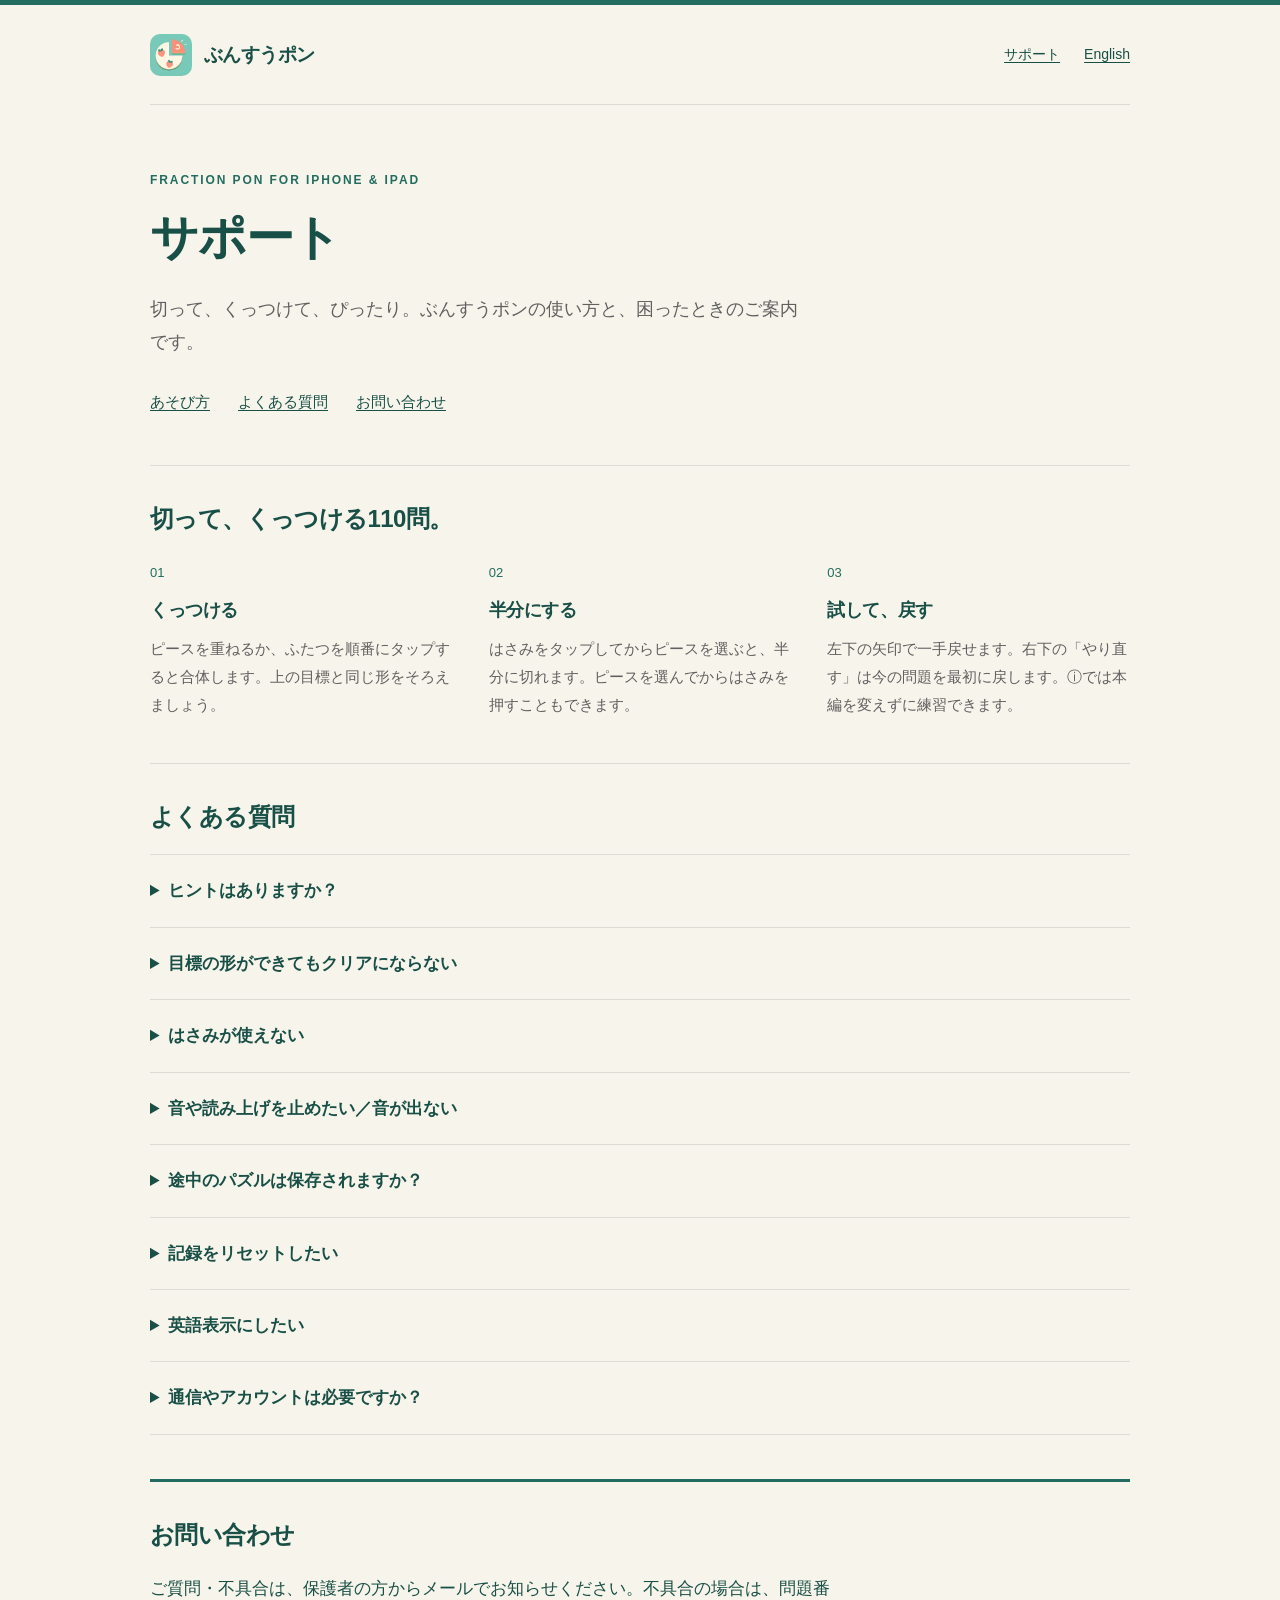
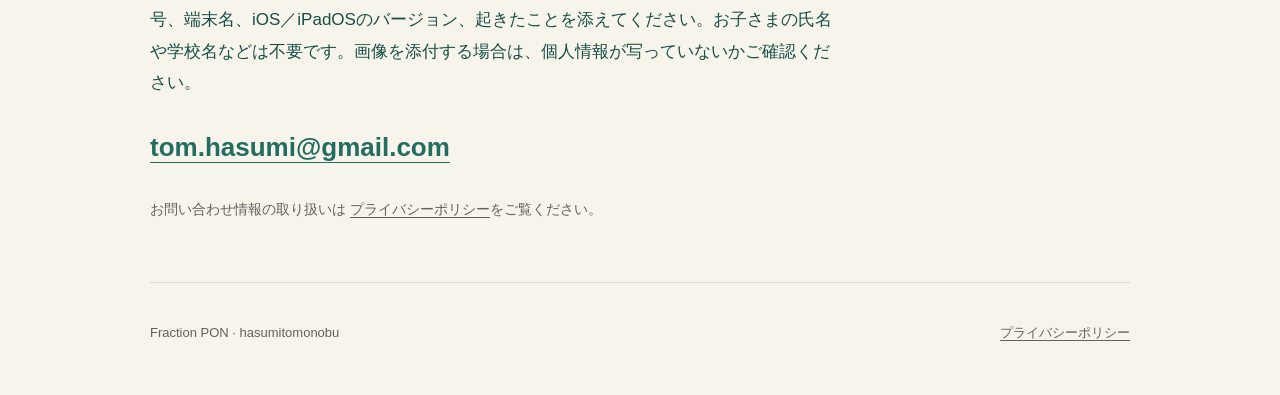
<file: bunsupon/index.html>
<!doctype html>
<html lang="ja">
<head>
  <meta charset="utf-8">
  <meta name="viewport" content="width=device-width, initial-scale=1">
  <meta name="theme-color" content="#f7f4eb">
  <title>サポート — ぶんすうポン</title>
  <meta name="description" content="ぶんすうポン / サポート">
  <link rel="canonical" href="https://hasumitomonobu.github.io/bunsupon/">
  <link rel="alternate" hreflang="ja" href="https://hasumitomonobu.github.io/bunsupon/">
  <link rel="alternate" hreflang="en" href="https://hasumitomonobu.github.io/bunsupon/en/">
  <link rel="icon" type="image/png" href="/bunsupon/icon.png">
  <link rel="apple-touch-icon" href="/bunsupon/icon.png">
  <link rel="stylesheet" href="/bunsupon/site.css">
</head>
<body>
  <a class="skip" href="#main">本文へ</a>
  <header class="site-header shell">
    <a class="brand" href="/bunsupon/"><img src="/bunsupon/icon.png" width="42" height="42" alt="">ぶんすうポン</a>
    <nav aria-label="ページと表示言語"><a href="/bunsupon/">サポート</a><a href="/bunsupon/en/" lang="en" hreflang="en">English</a></nav>
  </header>
  <main class="shell" id="main">
<div class="hero"><p class="eyebrow">Fraction PON for iPhone &amp; iPad</p><h1>サポート</h1><p class="lede">切って、くっつけて、ぴったり。ぶんすうポンの使い方と、困ったときのご案内です。</p><div class="quick-links"><a href="#start">あそび方</a><a href="#faq">よくある質問</a><a href="#contact">お問い合わせ</a></div></div>
<section class="block" id="start"><h2>切って、くっつける110問。</h2><ol class="steps"><li><span class="step-number" aria-hidden="true">01</span><h3>くっつける</h3><p>ピースを重ねるか、ふたつを順番にタップすると合体します。上の目標と同じ形をそろえましょう。</p></li><li><span class="step-number" aria-hidden="true">02</span><h3>半分にする</h3><p>はさみをタップしてからピースを選ぶと、半分に切れます。ピースを選んでからはさみを押すこともできます。</p></li><li><span class="step-number" aria-hidden="true">03</span><h3>試して、戻す</h3><p>左下の矢印で一手戻せます。右下の「やり直す」は今の問題を最初に戻します。ⓘでは本編を変えずに練習できます。</p></li></ol></section>
<section class="block" id="faq"><h2>よくある質問</h2><details><summary>ヒントはありますか？</summary><p>1〜90問には、下部の電球から一手ヒントを出せます。次に使うピースが光ります。もう一度押すと閉じ、一手動かすと消えます。91〜110問にはヒントはありません。</p></details><details><summary>目標の形ができてもクリアにならない</summary><p>複数の目標がある場合は、すべてを同時にそろえます。同じ形の目標がふたつなら、別々にふたつ必要です。余りを残してよいかはⓘで確認できます。</p></details><details><summary>はさみが使えない</summary><p>最初の7問でははさみを使いません。ピースが6つある場合は先に合体して場所を空けます。小さすぎるピースや正確に二等分できないピースは切れません。</p></details><details><summary>音や読み上げを止めたい／音が出ない</summary><p>「メニュー」で読み上げ・音楽・効果音と振動を個別に切り替えられます。ゲーム中の「よみあげ」と音の設定ボタンも使えます。オンにした音は消音モードでも再生されます。音が出ない場合は端末のメディア音量と出力先を確認してください。</p></details><details><summary>途中のパズルは保存されますか？</summary><p>操作後に端末内へ自動保存されます。ホームの「つづきから」で再開できます。独自の端末間同期はありません。</p></details><details><summary>記録をリセットしたい</summary><p>「メニュー」→「進み具合をリセット」で確認すると、クリア記録、途中のパズル、操作履歴、分割の記録が消えます。言語や音の設定は残ります。</p></details><details><summary>英語表示にしたい</summary><p>「メニュー」→「ことば / Language」でEnglishを選びます。</p></details><details><summary>通信やアカウントは必要ですか？</summary><p>ゲームとヒントはオフラインで使えます。アカウント、広告、アプリ内課金はありません。Webページの閲覧や問い合わせメールには通信が必要です。</p></details></section>
<section class="block contact" id="contact"><h2>お問い合わせ</h2><p>ご質問・不具合は、保護者の方からメールでお知らせください。不具合の場合は、問題番号、端末名、iOS／iPadOSのバージョン、起きたことを添えてください。お子さまの氏名や学校名などは不要です。画像を添付する場合は、個人情報が写っていないかご確認ください。</p><p><a class="email" href="mailto:tom.hasumi@gmail.com?subject=Fraction%20PON%20support">tom.hasumi@gmail.com</a></p><p class="small">お問い合わせ情報の取り扱いは <a href="/privacy/bunsupon/">プライバシーポリシー</a>をご覧ください。</p></section>
  </main>
  <footer class="site-footer shell"><p>Fraction PON · hasumitomonobu</p><a href="/privacy/bunsupon/">プライバシーポリシー</a></footer>
</body>
</html>
</file>
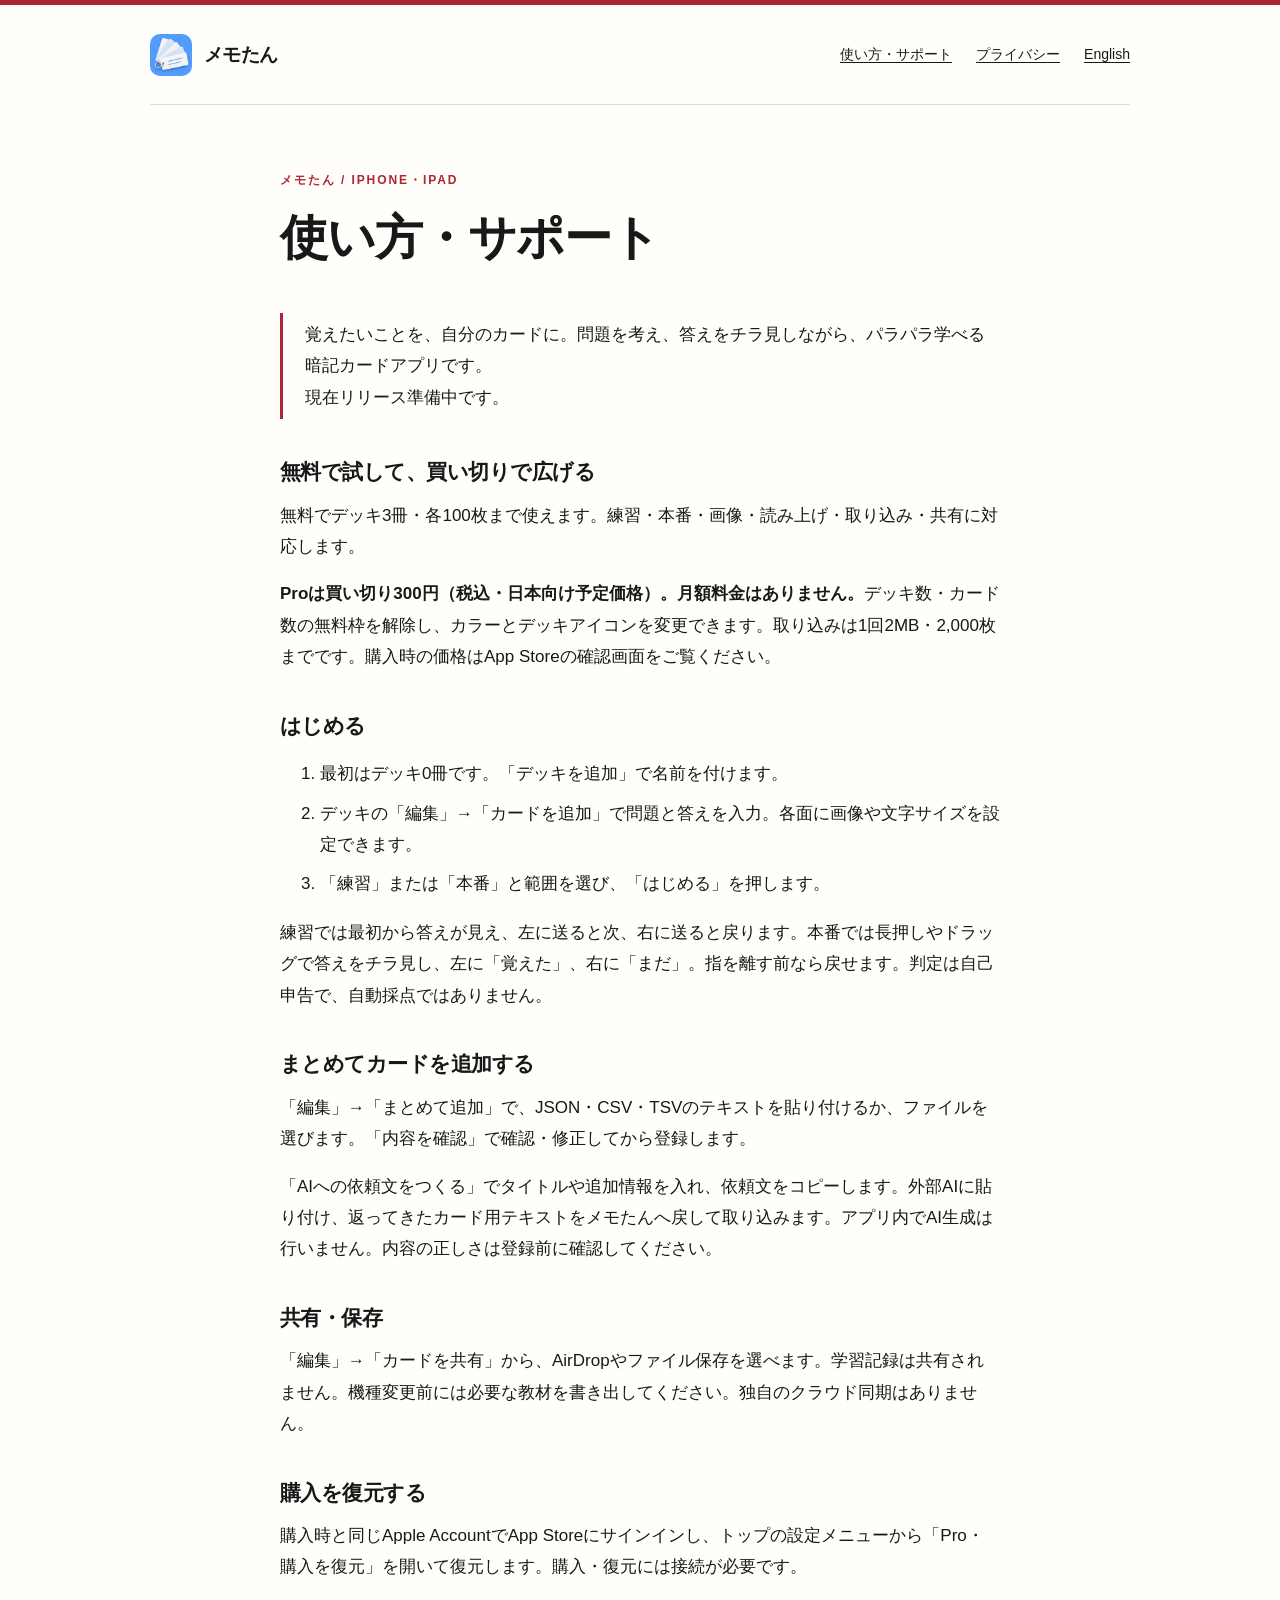
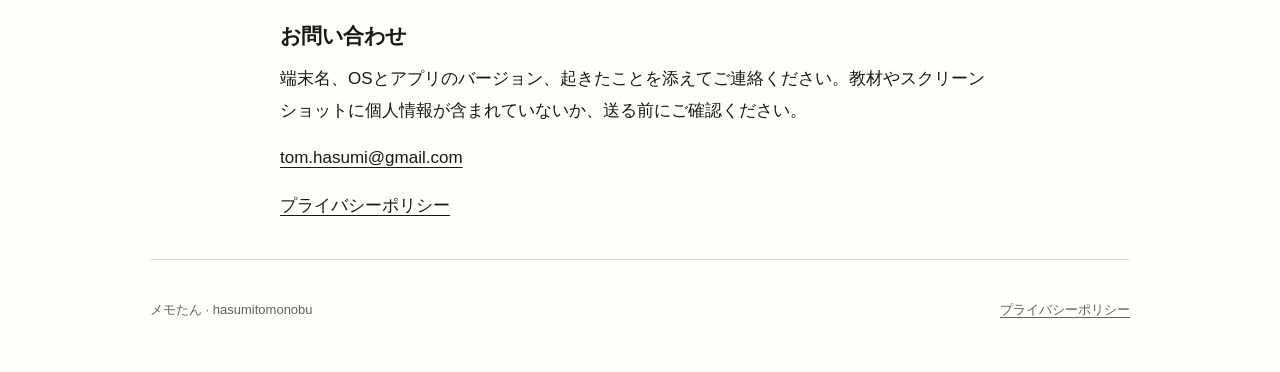
<file: memotan/index.html>
<!doctype html><html lang="ja"><head><meta charset="utf-8"><meta name="viewport" content="width=device-width,initial-scale=1"><title>使い方・サポート — メモたん</title><link rel="canonical" href="https://hasumitomonobu.github.io/memotan/"><link rel="icon" href="/memotan/icon.png"><link rel="stylesheet" href="/memotan/site.css"></head><body><a class="skip" href="#main">本文へ</a><header class="site-header shell"><a class="brand" href="/memotan/"><img src="/memotan/icon.png" width="42" height="42" alt="">メモたん</a><nav><a href="/memotan/">使い方・サポート</a><a href="/privacy/memotan/">プライバシー</a><a href="/memotan/en/" lang="en">English</a></nav></header><main class="shell policy" id="main"><div class="hero"><p class="eyebrow">メモたん / iPhone・iPad</p><h1>使い方・サポート</h1></div><div class="summary"><p>覚えたいことを、自分のカードに。問題を考え、答えをチラ見しながら、パラパラ学べる暗記カードアプリです。</p><p>現在リリース準備中です。</p></div>
<section><h2>無料で試して、買い切りで広げる</h2><p>無料でデッキ3冊・各100枚まで使えます。練習・本番・画像・読み上げ・取り込み・共有に対応します。</p><p><strong>Proは買い切り300円（税込・日本向け予定価格）。月額料金はありません。</strong>デッキ数・カード数の無料枠を解除し、カラーとデッキアイコンを変更できます。取り込みは1回2MB・2,000枚までです。購入時の価格はApp Storeの確認画面をご覧ください。</p></section>
<section><h2>はじめる</h2><ol><li>最初はデッキ0冊です。「デッキを追加」で名前を付けます。</li><li>デッキの「編集」→「カードを追加」で問題と答えを入力。各面に画像や文字サイズを設定できます。</li><li>「練習」または「本番」と範囲を選び、「はじめる」を押します。</li></ol><p>練習では最初から答えが見え、左に送ると次、右に送ると戻ります。本番では長押しやドラッグで答えをチラ見し、左に「覚えた」、右に「まだ」。指を離す前なら戻せます。判定は自己申告で、自動採点ではありません。</p></section>
<section><h2>まとめてカードを追加する</h2><p>「編集」→「まとめて追加」で、JSON・CSV・TSVのテキストを貼り付けるか、ファイルを選びます。「内容を確認」で確認・修正してから登録します。</p><p>「AIへの依頼文をつくる」でタイトルや追加情報を入れ、依頼文をコピーします。外部AIに貼り付け、返ってきたカード用テキストをメモたんへ戻して取り込みます。アプリ内でAI生成は行いません。内容の正しさは登録前に確認してください。</p></section>
<section><h2>共有・保存</h2><p>「編集」→「カードを共有」から、AirDropやファイル保存を選べます。学習記録は共有されません。機種変更前には必要な教材を書き出してください。独自のクラウド同期はありません。</p></section>
<section><h2>購入を復元する</h2><p>購入時と同じApple AccountでApp Storeにサインインし、トップの設定メニューから「Pro・購入を復元」を開いて復元します。購入・復元には接続が必要です。</p></section>
<section><h2>お問い合わせ</h2><p>端末名、OSとアプリのバージョン、起きたことを添えてご連絡ください。教材やスクリーンショットに個人情報が含まれていないか、送る前にご確認ください。</p><p><a href="mailto:tom.hasumi@gmail.com?subject=Memotan%20support">tom.hasumi@gmail.com</a></p><p><a href="/privacy/memotan/">プライバシーポリシー</a></p></section></main><footer class="site-footer shell"><p>メモたん · hasumitomonobu</p><a href="/privacy/memotan/">プライバシーポリシー</a></footer></body></html>
</file>
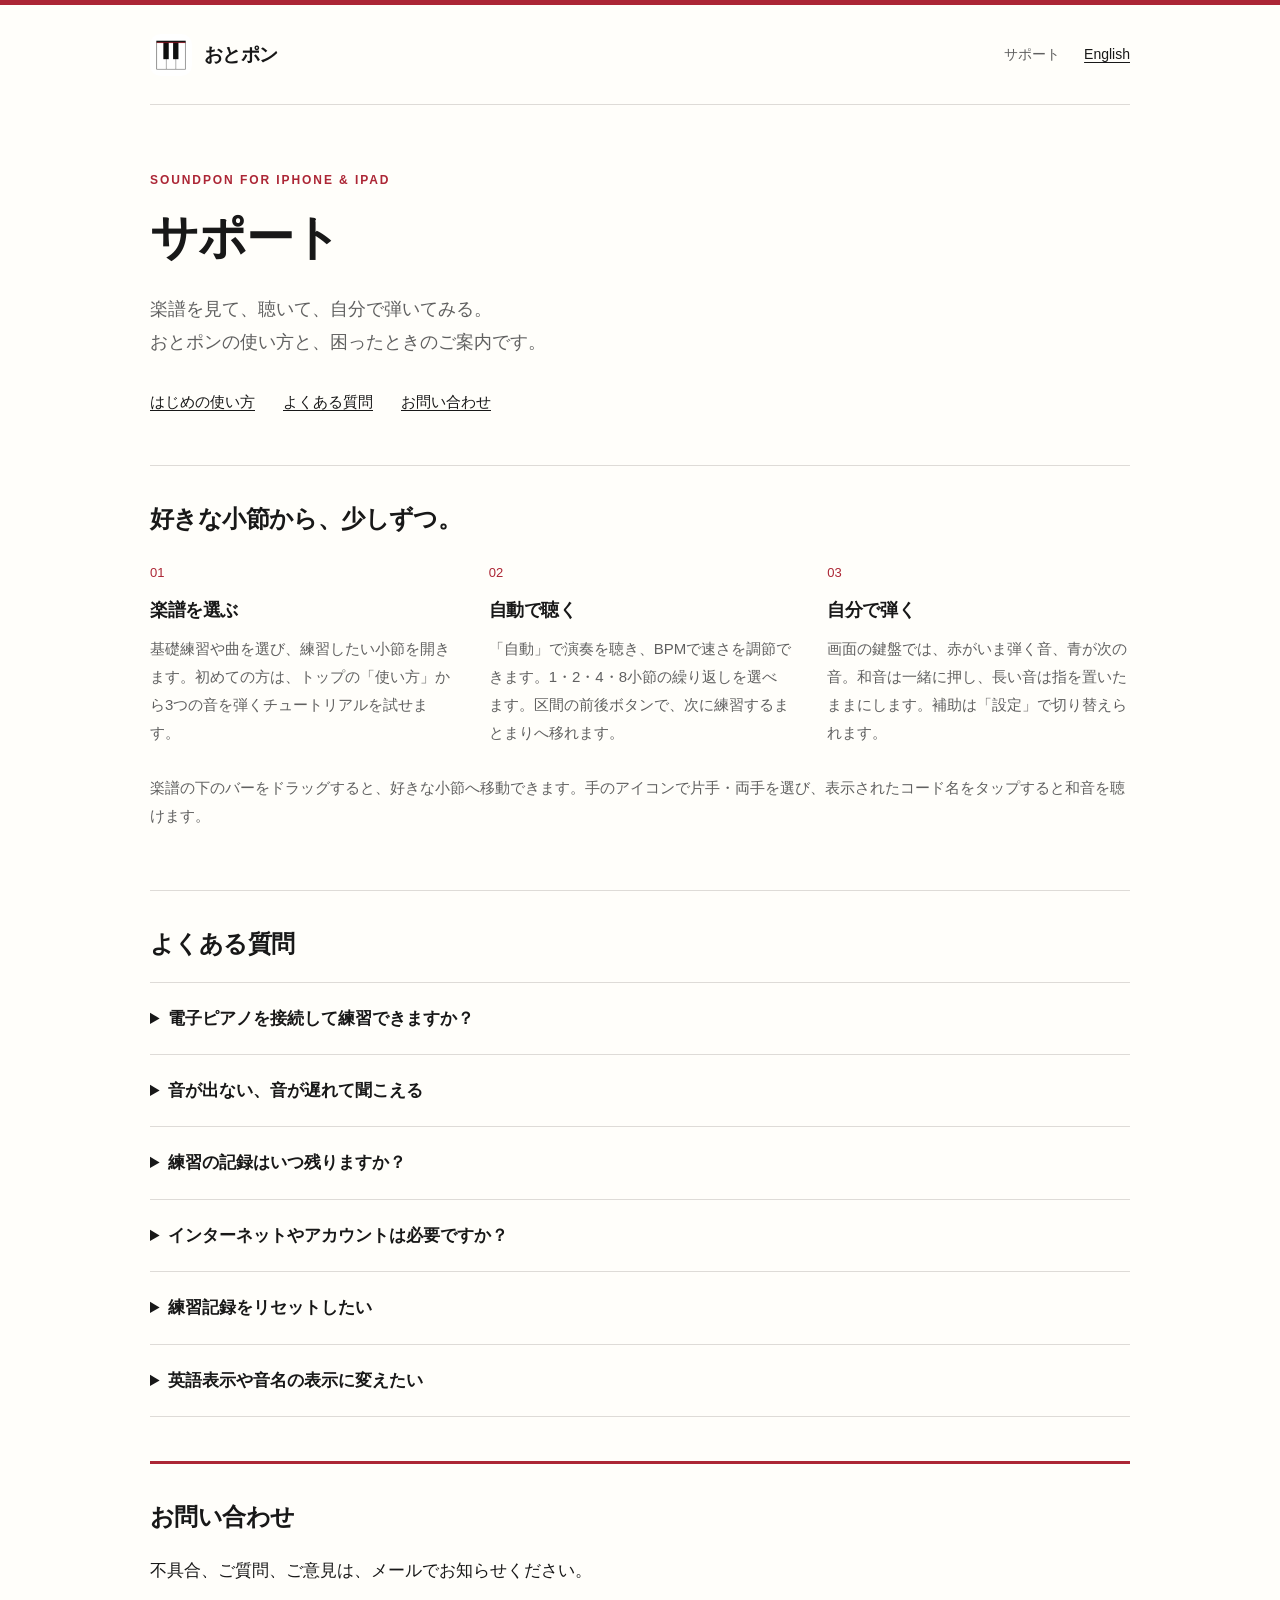
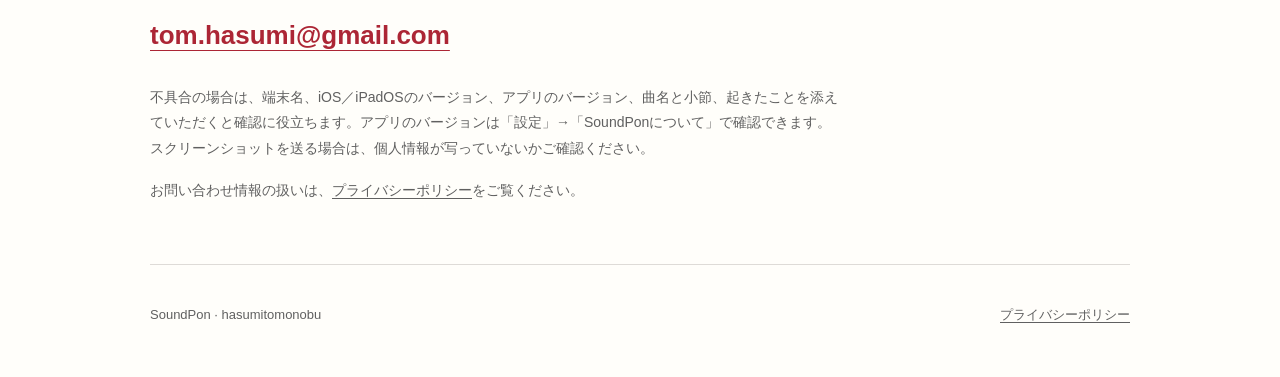
<file: soundpon/index.html>
<!doctype html>
<html lang="ja">
<head>
  <meta charset="utf-8">
  <meta name="viewport" content="width=device-width, initial-scale=1">
  <meta name="theme-color" content="#fffefa">
  <title>サポート — おとポン（SoundPon）</title>
  <meta name="description" content="おとポンの使い方、よくある質問、お問い合わせ先。iPhone・iPadで楽譜を見ながらピアノを練習できます。">
  <link rel="canonical" href="https://hasumitomonobu.github.io/soundpon/">
  <link rel="alternate" hreflang="ja" href="https://hasumitomonobu.github.io/soundpon/">
  <link rel="alternate" hreflang="en" href="https://hasumitomonobu.github.io/soundpon/en/">
  <link rel="icon" type="image/png" href="/soundpon/icon.png">
  <link rel="apple-touch-icon" href="/soundpon/icon.png">
  <link rel="stylesheet" href="/soundpon/site.css">
</head>
<body>
  <a class="skip" href="#main">本文へ</a>
  <header class="site-header shell">
    <a class="brand" href="/soundpon/"><img src="/soundpon/icon.png" width="42" height="42" alt="">おとポン</a>
    <nav aria-label="ページと表示言語"><span aria-current="page">サポート</span><a href="/soundpon/en/" lang="en" hreflang="en">English</a></nav>
  </header>
  <main class="shell" id="main">
<div class="hero">
  <p class="eyebrow">SoundPon for iPhone &amp; iPad</p>
  <h1>サポート</h1>
  <p class="lede">楽譜を見て、聴いて、自分で弾いてみる。<br>おとポンの使い方と、困ったときのご案内です。</p>
  <div class="quick-links"><a href="#start">はじめの使い方</a><a href="#faq">よくある質問</a><a href="#contact">お問い合わせ</a></div>
</div>
<section class="block" id="start" aria-labelledby="start-title">
  <h2 id="start-title">好きな小節から、少しずつ。</h2>
  <ol class="steps">
    <li><span class="step-number" aria-hidden="true">01</span><h3>楽譜を選ぶ</h3><p>基礎練習や曲を選び、練習したい小節を開きます。初めての方は、トップの「使い方」から3つの音を弾くチュートリアルを試せます。</p></li>
    <li><span class="step-number" aria-hidden="true">02</span><h3>自動で聴く</h3><p>「自動」で演奏を聴き、BPMで速さを調節できます。1・2・4・8小節の繰り返しを選べます。区間の前後ボタンで、次に練習するまとまりへ移れます。</p></li>
    <li><span class="step-number" aria-hidden="true">03</span><h3>自分で弾く</h3><p>画面の鍵盤では、赤がいま弾く音、青が次の音。和音は一緒に押し、長い音は指を置いたままにします。補助は「設定」で切り替えられます。</p></li>
  </ol>
  <p class="help-note">楽譜の下のバーをドラッグすると、好きな小節へ移動できます。手のアイコンで片手・両手を選び、表示されたコード名をタップすると和音を聴けます。</p>
</section>
<section class="block" id="faq" aria-labelledby="faq-title">
  <h2 id="faq-title">よくある質問</h2>
  <details><summary>電子ピアノを接続して練習できますか？</summary><p>対応するUSB MIDI機器を接続し、設定の「演奏する鍵盤」で「MIDI鍵盤」を選ぶと、手動演奏の入力に合わせて楽譜が進みます。</p><p>iOS/iPadOSに対応した機器とデータ通信できるケーブルが必要です。端末によって変換アダプタや機器への給電も必要です。すべての機器や接続構成での動作は確認していません。購入前に、機器メーカーのiPhone/iPad接続条件をご確認ください。Bluetooth MIDIの接続設定には対応していません。</p><p>「接続済み・入力待ち」のままの場合は、機器の選択、MIDI送信設定、ケーブル、給電を確認してください。「入力確認済み」は、その接続で鍵盤の信号が届いたことを示します。</p><p>画面の鍵盤だけでも練習できます。マイクの音や、テンポ、ペダル、強弱、指使いは採点しません。</p></details>
  <details><summary>音が出ない、音が遅れて聞こえる</summary><p>端末の音量と、音の出力先を確認してください。Bluetooth機器につながっている場合は、本体スピーカーか有線イヤホンを試してください。本アプリは消音モードでも音が出ます。</p></details>
  <details><summary>練習の記録はいつ残りますか？</summary><p>右手、左手、両手のどれでも、小節を手動で最後まで弾くと練習回数が1回増えます。ミスや補助の有無にかかわらず数えます。全体楽譜の小節を長押しすると回数が表示されます。自動演奏を聴くだけの場合や、途中で飛ばした小節は数えません。</p><p>「弾けた小節」の達成率は、曲の全パートをミスなく弾けた小節の割合で、練習回数とは別です。</p></details>
  <details><summary>インターネットやアカウントは必要ですか？</summary><p>練習はオフラインで使えます。アカウント登録、広告、アプリ内課金はありません。サポートや出典などのWebページを開く場合と、メールでのお問い合わせには通信が必要です。</p></details>
  <details><summary>練習記録をリセットしたい</summary><p>トップの歯車アイコンから「設定」を開き、「練習記録」→「記録をはじめからにする」を選びます。確認後に記録がリセットされます。言語や音名などの設定は残ります。</p></details>
  <details><summary>英語表示や音名の表示に変えたい</summary><p>トップの歯車アイコンから「設定」→「ことばと音名」で変更できます。楽譜の音名、コード、鍵盤の色などの補助は、演奏画面の「設定」から個別に切り替えられます。</p></details>
</section>
<section class="block contact" id="contact" aria-labelledby="contact-title">
  <h2 id="contact-title">お問い合わせ</h2>
  <p>不具合、ご質問、ご意見は、メールでお知らせください。</p>
  <p><a class="email" href="mailto:tom.hasumi@gmail.com?subject=SoundPon%20support">tom.hasumi@gmail.com</a></p>
  <p class="small">不具合の場合は、端末名、iOS／iPadOSのバージョン、アプリのバージョン、曲名と小節、起きたことを添えていただくと確認に役立ちます。アプリのバージョンは「設定」→「SoundPonについて」で確認できます。スクリーンショットを送る場合は、個人情報が写っていないかご確認ください。</p>
  <p class="small">お問い合わせ情報の扱いは、<a href="/privacy/soundpon/">プライバシーポリシー</a>をご覧ください。</p>
</section>
  </main>
  <footer class="site-footer shell"><p>SoundPon · hasumitomonobu</p><a href="/privacy/soundpon/">プライバシーポリシー</a></footer>
</body>
</html>
</file>
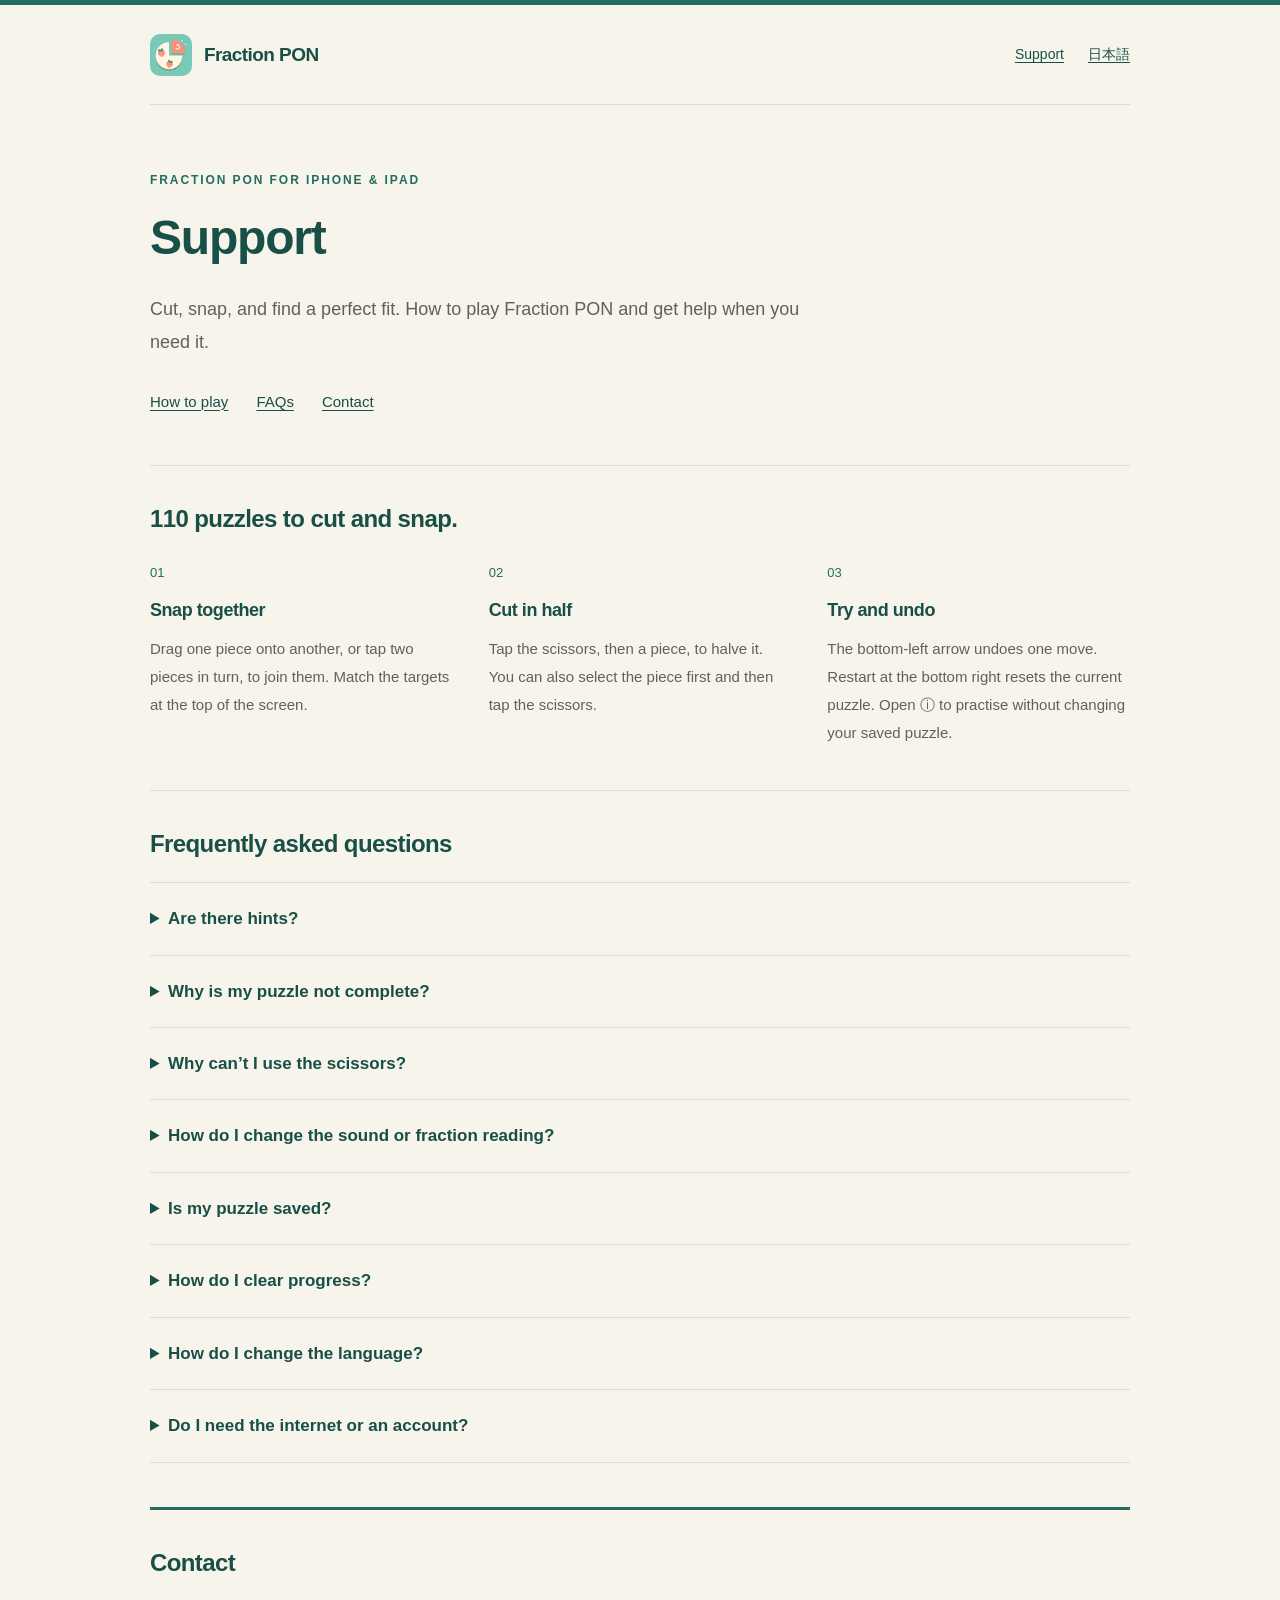
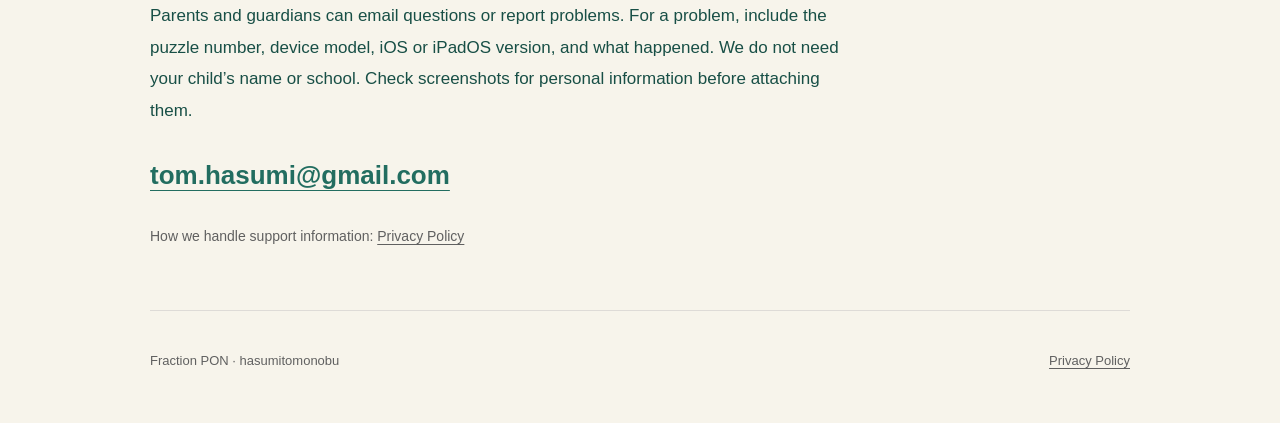
<file: bunsupon/en/index.html>
<!doctype html>
<html lang="en">
<head>
  <meta charset="utf-8">
  <meta name="viewport" content="width=device-width, initial-scale=1">
  <meta name="theme-color" content="#f7f4eb">
  <title>Support — Fraction PON</title>
  <meta name="description" content="Fraction PON / Support">
  <link rel="canonical" href="https://hasumitomonobu.github.io/bunsupon/en/">
  <link rel="alternate" hreflang="ja" href="https://hasumitomonobu.github.io/bunsupon/">
  <link rel="alternate" hreflang="en" href="https://hasumitomonobu.github.io/bunsupon/en/">
  <link rel="icon" type="image/png" href="/bunsupon/icon.png">
  <link rel="apple-touch-icon" href="/bunsupon/icon.png">
  <link rel="stylesheet" href="/bunsupon/site.css">
</head>
<body>
  <a class="skip" href="#main">Skip to content</a>
  <header class="site-header shell">
    <a class="brand" href="/bunsupon/en/"><img src="/bunsupon/icon.png" width="42" height="42" alt="">Fraction PON</a>
    <nav aria-label="Pages and language"><a href="/bunsupon/en/">Support</a><a href="/bunsupon/" lang="ja" hreflang="ja">日本語</a></nav>
  </header>
  <main class="shell" id="main">
<div class="hero"><p class="eyebrow">Fraction PON for iPhone &amp; iPad</p><h1>Support</h1><p class="lede">Cut, snap, and find a perfect fit. How to play Fraction PON and get help when you need it.</p><div class="quick-links"><a href="#start">How to play</a><a href="#faq">FAQs</a><a href="#contact">Contact</a></div></div>
<section class="block" id="start"><h2>110 puzzles to cut and snap.</h2><ol class="steps"><li><span class="step-number" aria-hidden="true">01</span><h3>Snap together</h3><p>Drag one piece onto another, or tap two pieces in turn, to join them. Match the targets at the top of the screen.</p></li><li><span class="step-number" aria-hidden="true">02</span><h3>Cut in half</h3><p>Tap the scissors, then a piece, to halve it. You can also select the piece first and then tap the scissors.</p></li><li><span class="step-number" aria-hidden="true">03</span><h3>Try and undo</h3><p>The bottom-left arrow undoes one move. Restart at the bottom right resets the current puzzle. Open ⓘ to practise without changing your saved puzzle.</p></li></ol></section>
<section class="block" id="faq"><h2>Frequently asked questions</h2><details><summary>Are there hints?</summary><p>Puzzles 1–90 have a lightbulb button for an optional one-move hint. The suggested pieces glow. Tap again to hide the hint, or make a move to clear it. Puzzles 91–110 have no hints.</p></details><details><summary>Why is my puzzle not complete?</summary><p>All targets must be present at the same time. Two identical targets need two separate matching pieces. Open ⓘ to check whether extra pieces can be left unused.</p></details><details><summary>Why can’t I use the scissors?</summary><p>The first seven puzzles use joining only. If there are six pieces, join some to make room before cutting. Pieces that are too small or cannot be halved exactly cannot be cut.</p></details><details><summary>How do I change the sound or fraction reading?</summary><p>Menu has separate controls for fraction reading, music, and sound effects and haptics. Voice and sound controls are also available during play. Enabled sound can play in silent mode. If you hear nothing, check the device’s media volume and audio output.</p></details><details><summary>Is my puzzle saved?</summary><p>Your board is saved on your device after moves. Choose Continue on the home screen to resume. The app has no developer-operated cross-device sync.</p></details><details><summary>How do I clear progress?</summary><p>Open Menu &gt; Reset progress and confirm. This clears completed puzzles, the current board, move history and cut records. Language and audio preferences remain unchanged.</p></details><details><summary>How do I change the language?</summary><p>Open Menu &gt; Language / ことば and choose English or Japanese.</p></details><details><summary>Do I need the internet or an account?</summary><p>The game and hints work offline. There are no accounts, ads or in-app purchases. Viewing websites and sending support email require a connection.</p></details></section>
<section class="block contact" id="contact"><h2>Contact</h2><p>Parents and guardians can email questions or report problems. For a problem, include the puzzle number, device model, iOS or iPadOS version, and what happened. We do not need your child’s name or school. Check screenshots for personal information before attaching them.</p><p><a class="email" href="mailto:tom.hasumi@gmail.com?subject=Fraction%20PON%20support">tom.hasumi@gmail.com</a></p><p class="small">How we handle support information: <a href="/privacy/bunsupon/en/">Privacy Policy</a></p></section>
  </main>
  <footer class="site-footer shell"><p>Fraction PON · hasumitomonobu</p><a href="/privacy/bunsupon/en/">Privacy Policy</a></footer>
</body>
</html>
</file>
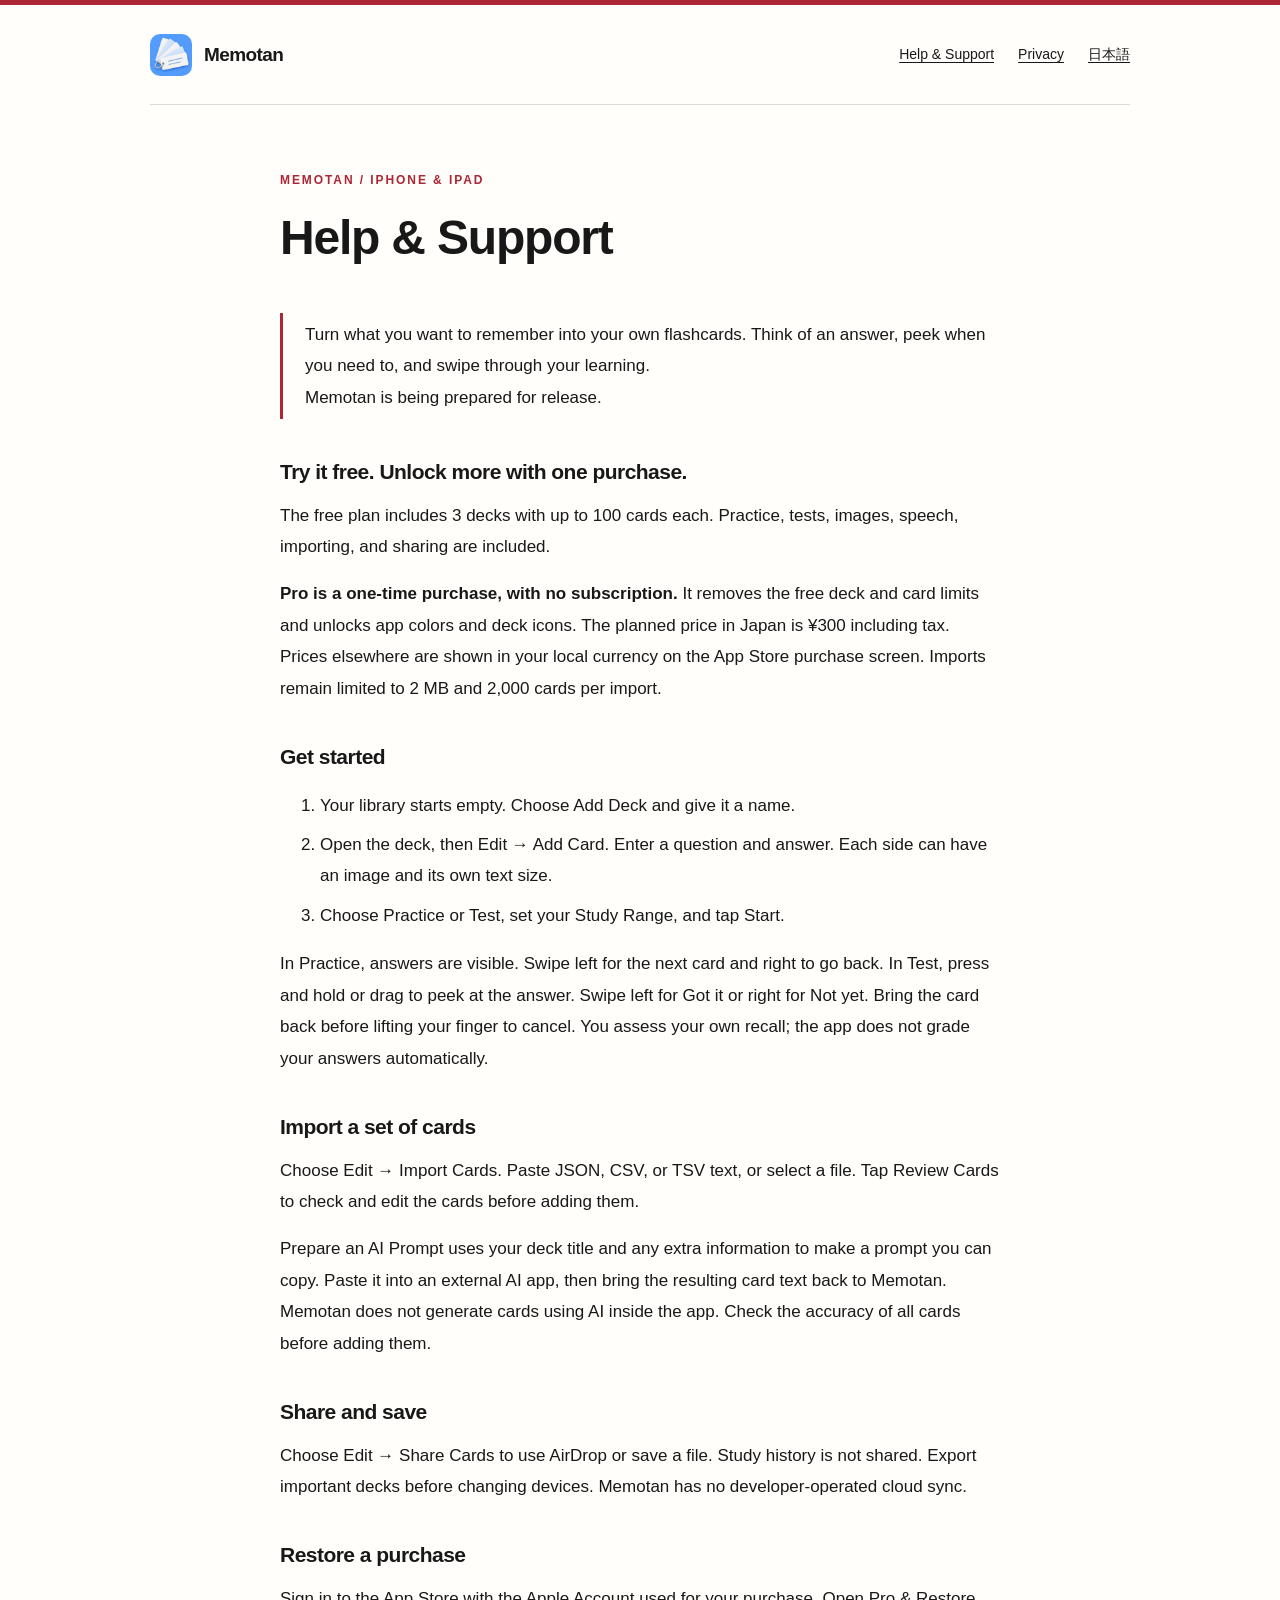
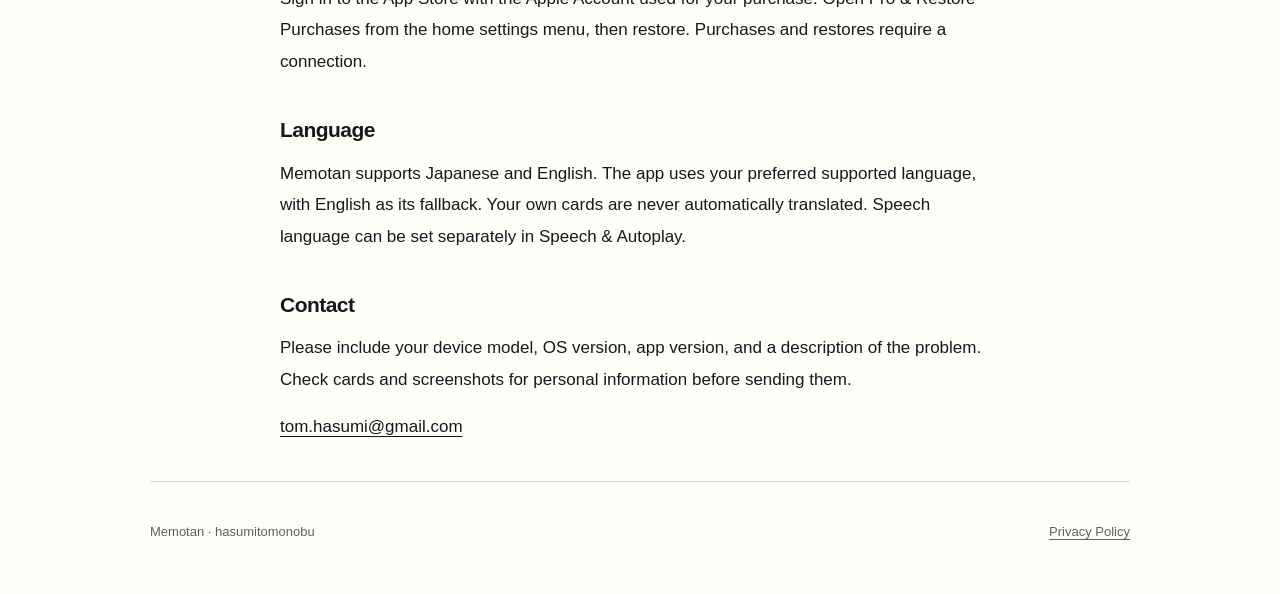
<file: memotan/en/index.html>
<!doctype html><html lang="en"><head><meta charset="utf-8"><meta name="viewport" content="width=device-width,initial-scale=1"><title>Help &amp; Support — Memotan</title><link rel="canonical" href="https://hasumitomonobu.github.io/memotan/en/"><link rel="icon" href="/memotan/icon.png"><link rel="stylesheet" href="/memotan/site.css"></head><body><a class="skip" href="#main">Skip to content</a><header class="site-header shell"><a class="brand" href="/memotan/en/"><img src="/memotan/icon.png" width="42" height="42" alt="">Memotan</a><nav><a href="/memotan/en/">Help &amp; Support</a><a href="/privacy/memotan/en/">Privacy</a><a href="/memotan/" lang="ja">日本語</a></nav></header><main class="shell policy" id="main"><div class="hero"><p class="eyebrow">Memotan / iPhone &amp; iPad</p><h1>Help &amp; Support</h1></div><div class="summary"><p>Turn what you want to remember into your own flashcards. Think of an answer, peek when you need to, and swipe through your learning.</p><p>Memotan is being prepared for release.</p></div>
<section><h2>Try it free. Unlock more with one purchase.</h2><p>The free plan includes 3 decks with up to 100 cards each. Practice, tests, images, speech, importing, and sharing are included.</p><p><strong>Pro is a one-time purchase, with no subscription.</strong> It removes the free deck and card limits and unlocks app colors and deck icons. The planned price in Japan is ¥300 including tax. Prices elsewhere are shown in your local currency on the App Store purchase screen. Imports remain limited to 2 MB and 2,000 cards per import.</p></section>
<section><h2>Get started</h2><ol><li>Your library starts empty. Choose Add Deck and give it a name.</li><li>Open the deck, then Edit → Add Card. Enter a question and answer. Each side can have an image and its own text size.</li><li>Choose Practice or Test, set your Study Range, and tap Start.</li></ol><p>In Practice, answers are visible. Swipe left for the next card and right to go back. In Test, press and hold or drag to peek at the answer. Swipe left for Got it or right for Not yet. Bring the card back before lifting your finger to cancel. You assess your own recall; the app does not grade your answers automatically.</p></section>
<section><h2>Import a set of cards</h2><p>Choose Edit → Import Cards. Paste JSON, CSV, or TSV text, or select a file. Tap Review Cards to check and edit the cards before adding them.</p><p>Prepare an AI Prompt uses your deck title and any extra information to make a prompt you can copy. Paste it into an external AI app, then bring the resulting card text back to Memotan. Memotan does not generate cards using AI inside the app. Check the accuracy of all cards before adding them.</p></section>
<section><h2>Share and save</h2><p>Choose Edit → Share Cards to use AirDrop or save a file. Study history is not shared. Export important decks before changing devices. Memotan has no developer-operated cloud sync.</p></section>
<section><h2>Restore a purchase</h2><p>Sign in to the App Store with the Apple Account used for your purchase. Open Pro &amp; Restore Purchases from the home settings menu, then restore. Purchases and restores require a connection.</p></section>
<section><h2>Language</h2><p>Memotan supports Japanese and English. The app uses your preferred supported language, with English as its fallback. Your own cards are never automatically translated. Speech language can be set separately in Speech &amp; Autoplay.</p></section>
<section><h2>Contact</h2><p>Please include your device model, OS version, app version, and a description of the problem. Check cards and screenshots for personal information before sending them.</p><p><a href="mailto:tom.hasumi@gmail.com?subject=Memotan%20support">tom.hasumi@gmail.com</a></p></section></main><footer class="site-footer shell"><p>Memotan · hasumitomonobu</p><a href="/privacy/memotan/en/">Privacy Policy</a></footer></body></html>
</file>
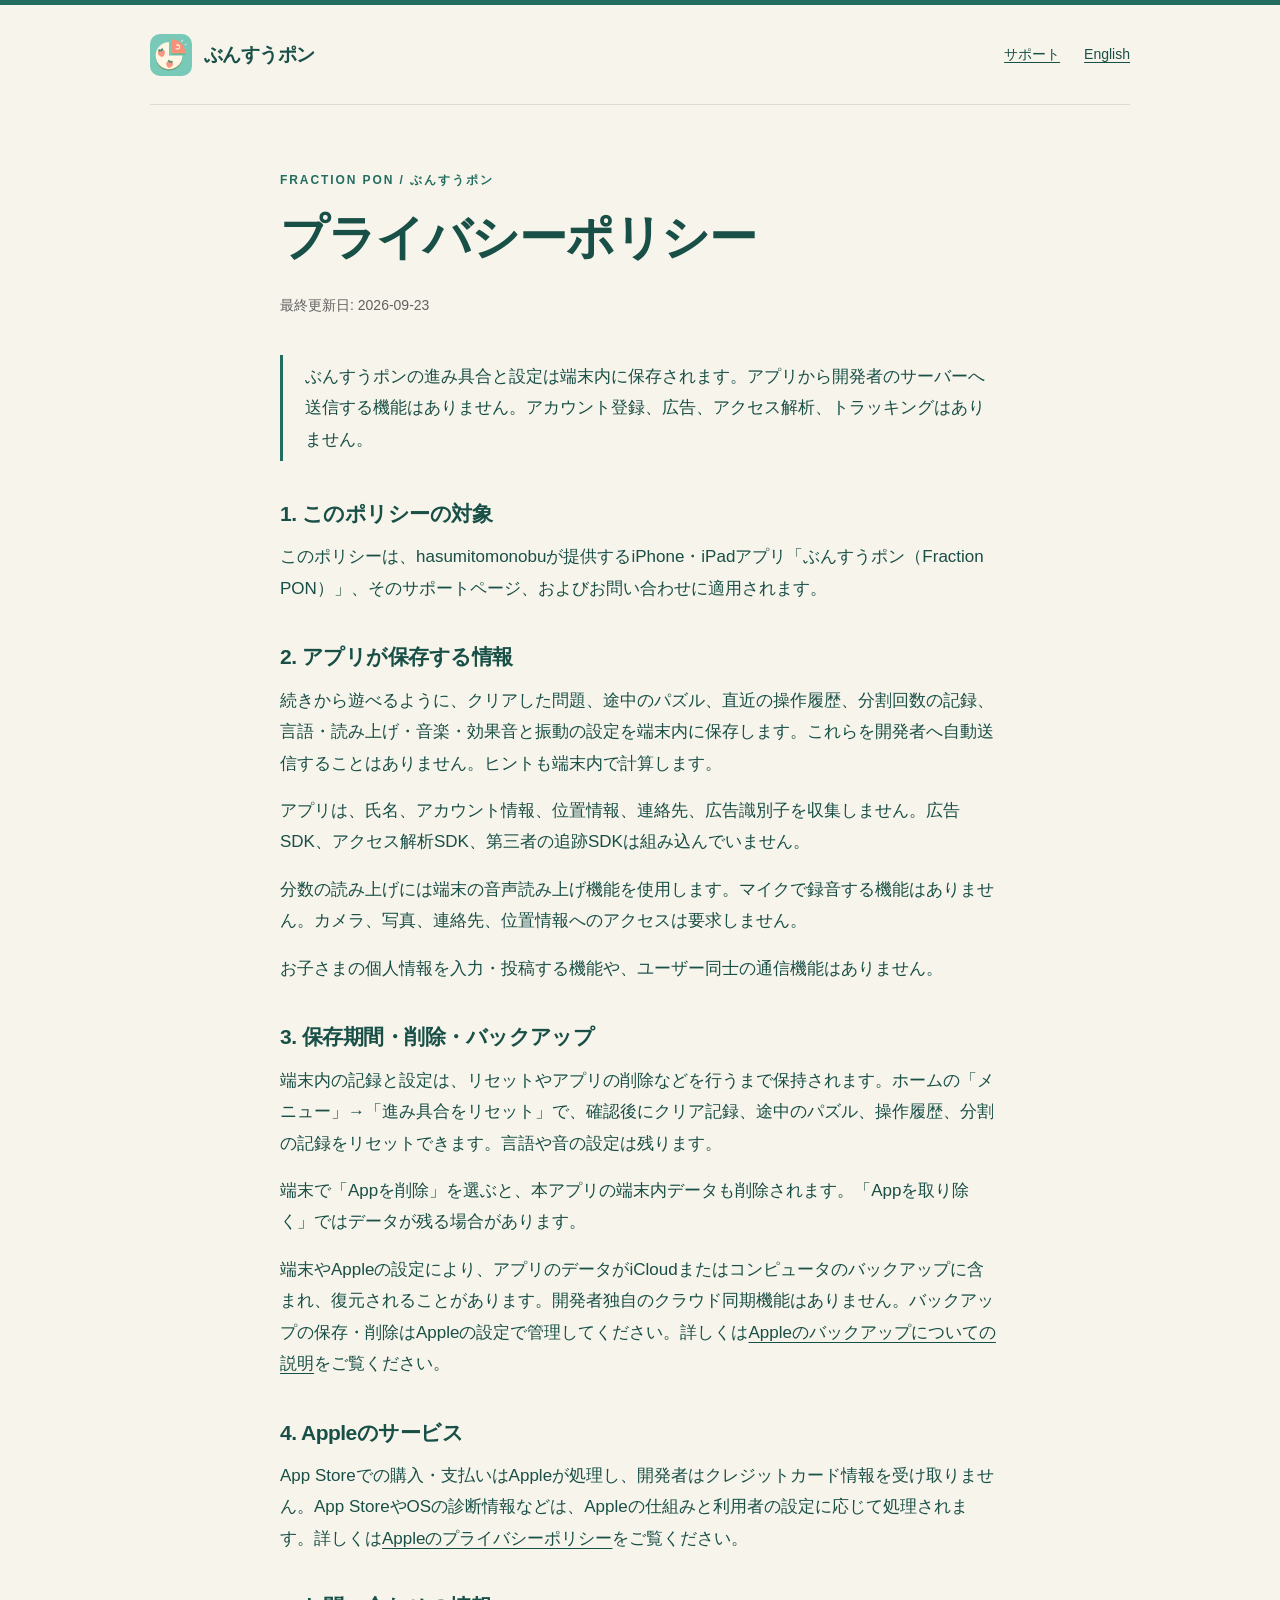
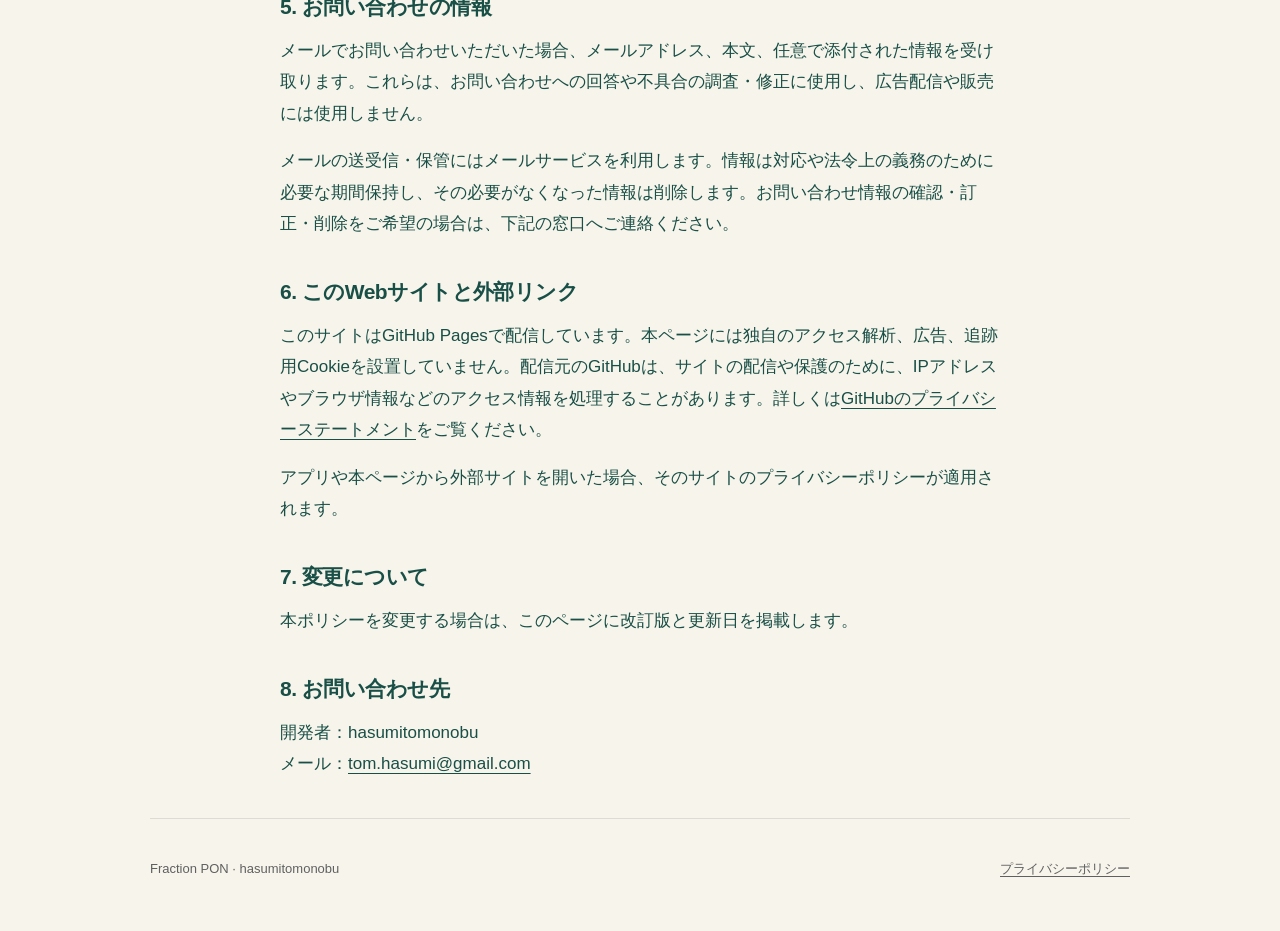
<file: privacy/bunsupon/index.html>
<!doctype html>
<html lang="ja">
<head>
  <meta charset="utf-8">
  <meta name="viewport" content="width=device-width, initial-scale=1">
  <meta name="theme-color" content="#f7f4eb">
  <title>プライバシーポリシー — ぶんすうポン</title>
  <meta name="description" content="ぶんすうポン / プライバシーポリシー">
  <link rel="canonical" href="https://hasumitomonobu.github.io/privacy/bunsupon/">
  <link rel="alternate" hreflang="ja" href="https://hasumitomonobu.github.io/privacy/bunsupon/">
  <link rel="alternate" hreflang="en" href="https://hasumitomonobu.github.io/privacy/bunsupon/en/">
  <link rel="icon" type="image/png" href="/bunsupon/icon.png">
  <link rel="apple-touch-icon" href="/bunsupon/icon.png">
  <link rel="stylesheet" href="/bunsupon/site.css">
</head>
<body>
  <a class="skip" href="#main">本文へ</a>
  <header class="site-header shell">
    <a class="brand" href="/bunsupon/"><img src="/bunsupon/icon.png" width="42" height="42" alt="">ぶんすうポン</a>
    <nav aria-label="ページと表示言語"><a href="/bunsupon/">サポート</a><a href="/privacy/bunsupon/en/" lang="en" hreflang="en">English</a></nav>
  </header>
  <main class="shell policy" id="main">
<div class="hero"><p class="eyebrow">Fraction PON / ぶんすうポン</p><h1>プライバシーポリシー</h1><p class="small">最終更新日: <time datetime="2026-09-23">2026-09-23</time></p></div>
<div class="summary"><p>ぶんすうポンの進み具合と設定は端末内に保存されます。アプリから開発者のサーバーへ送信する機能はありません。アカウント登録、広告、アクセス解析、トラッキングはありません。</p></div>
<section><h2>1. このポリシーの対象</h2><p>このポリシーは、hasumitomonobuが提供するiPhone・iPadアプリ「ぶんすうポン（Fraction PON）」、そのサポートページ、およびお問い合わせに適用されます。</p></section>
<section><h2>2. アプリが保存する情報</h2><p>続きから遊べるように、クリアした問題、途中のパズル、直近の操作履歴、分割回数の記録、言語・読み上げ・音楽・効果音と振動の設定を端末内に保存します。これらを開発者へ自動送信することはありません。ヒントも端末内で計算します。</p><p>アプリは、氏名、アカウント情報、位置情報、連絡先、広告識別子を収集しません。広告SDK、アクセス解析SDK、第三者の追跡SDKは組み込んでいません。</p><p>分数の読み上げには端末の音声読み上げ機能を使用します。マイクで録音する機能はありません。カメラ、写真、連絡先、位置情報へのアクセスは要求しません。</p><p>お子さまの個人情報を入力・投稿する機能や、ユーザー同士の通信機能はありません。</p></section>
<section><h2>3. 保存期間・削除・バックアップ</h2><p>端末内の記録と設定は、リセットやアプリの削除などを行うまで保持されます。ホームの「メニュー」→「進み具合をリセット」で、確認後にクリア記録、途中のパズル、操作履歴、分割の記録をリセットできます。言語や音の設定は残ります。</p><p>端末で「Appを削除」を選ぶと、本アプリの端末内データも削除されます。「Appを取り除く」ではデータが残る場合があります。</p><p>端末やAppleの設定により、アプリのデータがiCloudまたはコンピュータのバックアップに含まれ、復元されることがあります。開発者独自のクラウド同期機能はありません。バックアップの保存・削除はAppleの設定で管理してください。詳しくは<a href="https://support.apple.com/ja-jp/108770">Appleのバックアップについての説明</a>をご覧ください。</p></section>
<section><h2>4. Appleのサービス</h2><p>App Storeでの購入・支払いはAppleが処理し、開発者はクレジットカード情報を受け取りません。App StoreやOSの診断情報などは、Appleの仕組みと利用者の設定に応じて処理されます。詳しくは<a href="https://www.apple.com/legal/privacy/jp/">Appleのプライバシーポリシー</a>をご覧ください。</p></section>
<section><h2>5. お問い合わせの情報</h2><p>メールでお問い合わせいただいた場合、メールアドレス、本文、任意で添付された情報を受け取ります。これらは、お問い合わせへの回答や不具合の調査・修正に使用し、広告配信や販売には使用しません。</p><p>メールの送受信・保管にはメールサービスを利用します。情報は対応や法令上の義務のために必要な期間保持し、その必要がなくなった情報は削除します。お問い合わせ情報の確認・訂正・削除をご希望の場合は、下記の窓口へご連絡ください。</p></section>
<section><h2>6. このWebサイトと外部リンク</h2><p>このサイトはGitHub Pagesで配信しています。本ページには独自のアクセス解析、広告、追跡用Cookieを設置していません。配信元のGitHubは、サイトの配信や保護のために、IPアドレスやブラウザ情報などのアクセス情報を処理することがあります。詳しくは<a href="https://docs.github.com/en/site-policy/privacy-policies/github-general-privacy-statement">GitHubのプライバシーステートメント</a>をご覧ください。</p><p>アプリや本ページから外部サイトを開いた場合、そのサイトのプライバシーポリシーが適用されます。</p></section>
<section><h2>7. 変更について</h2><p>本ポリシーを変更する場合は、このページに改訂版と更新日を掲載します。</p></section>
<section><h2>8. お問い合わせ先</h2><p>開発者：hasumitomonobu<br>メール：<a href="mailto:tom.hasumi@gmail.com?subject=Fraction%20PON%20privacy">tom.hasumi@gmail.com</a></p></section>
  </main>
  <footer class="site-footer shell"><p>Fraction PON · hasumitomonobu</p><a href="/privacy/bunsupon/">プライバシーポリシー</a></footer>
</body>
</html>
</file>
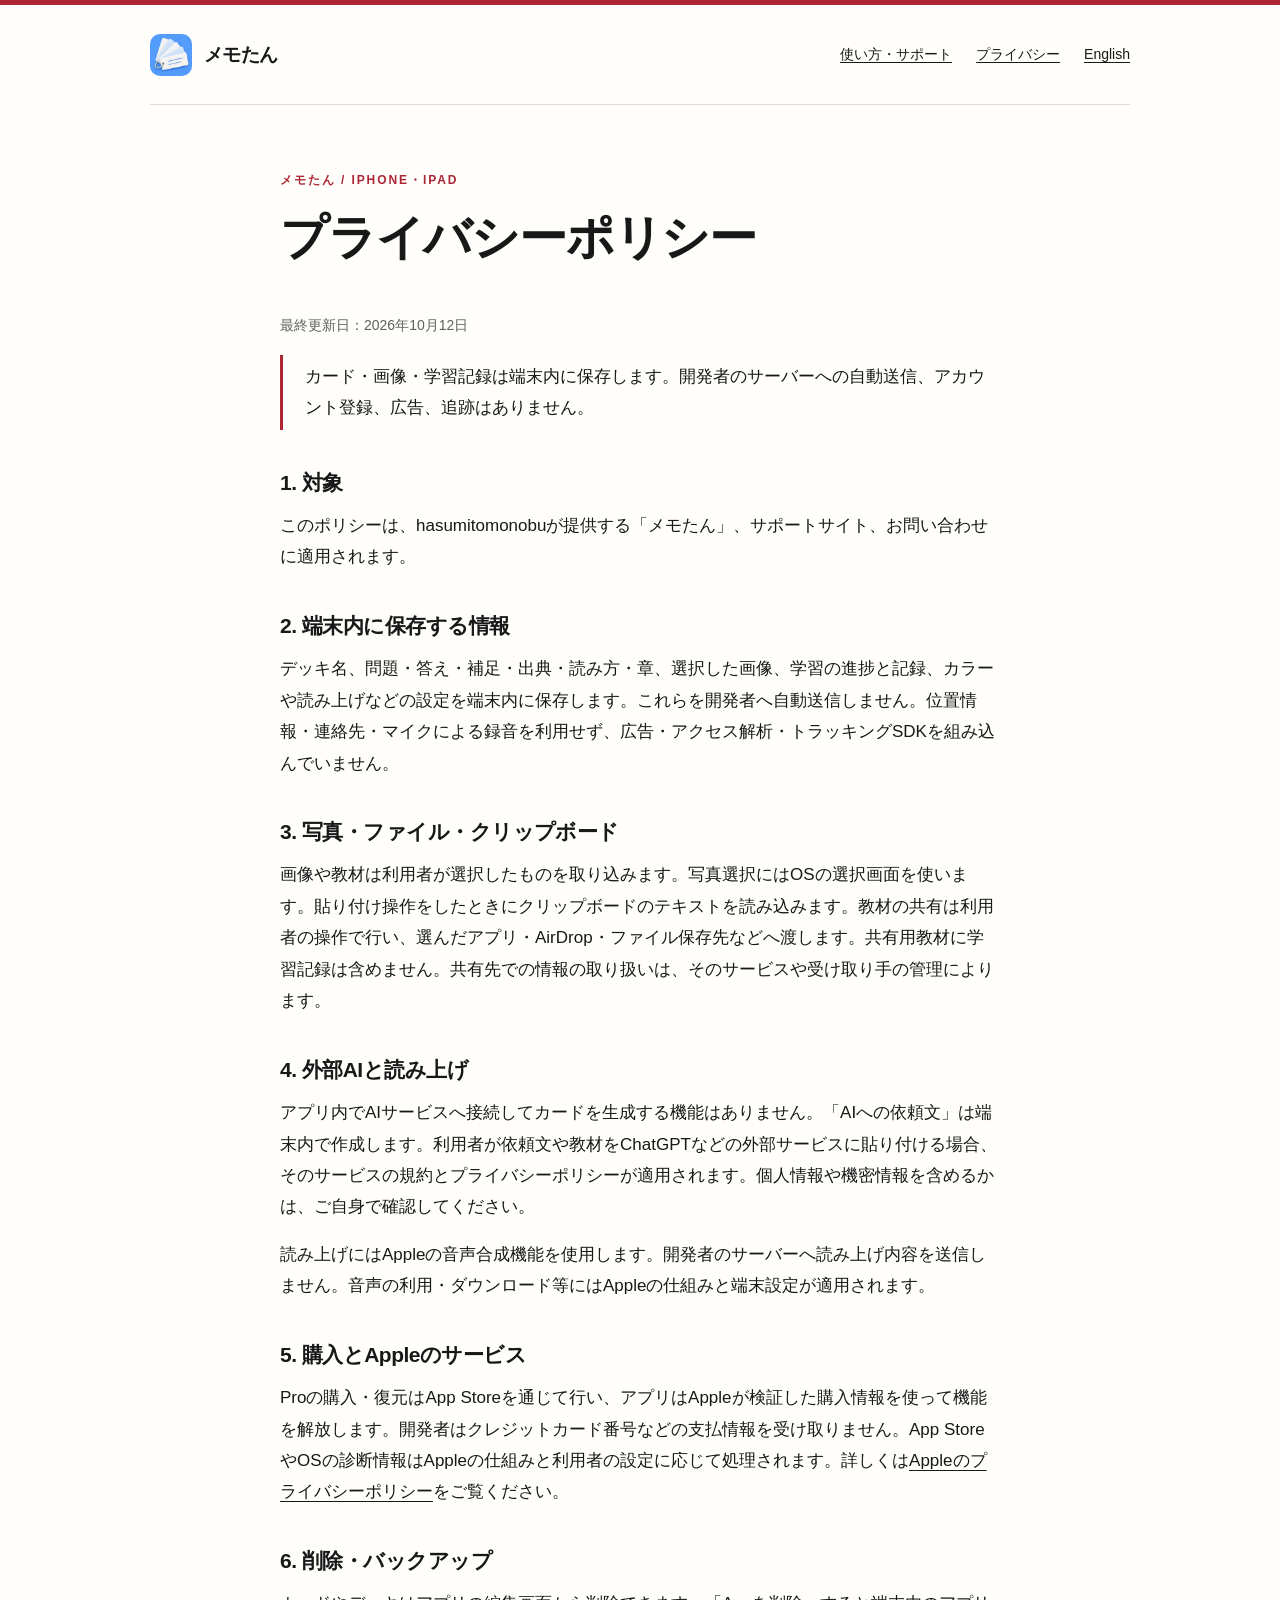
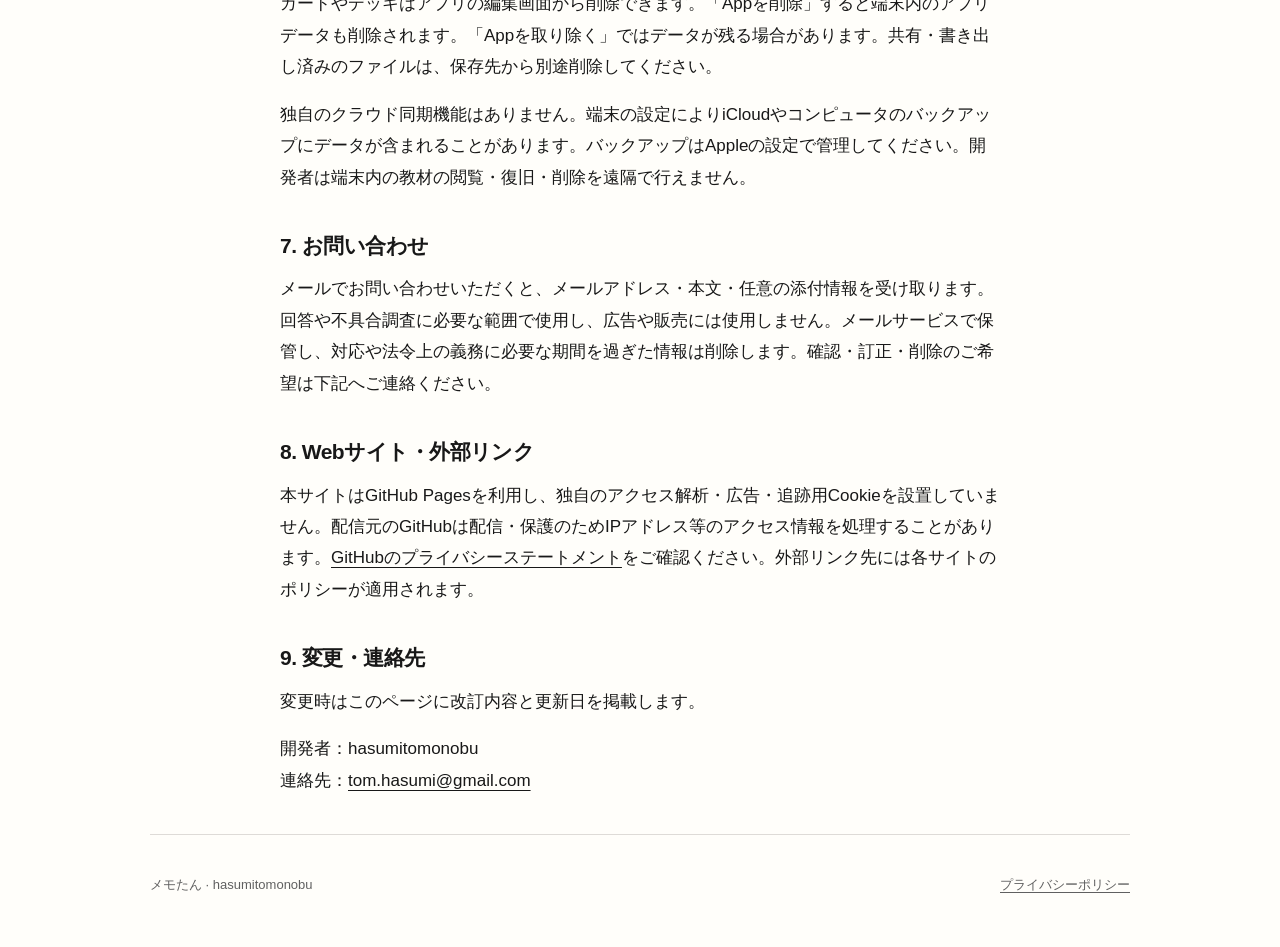
<file: privacy/memotan/index.html>
<!doctype html><html lang="ja"><head><meta charset="utf-8"><meta name="viewport" content="width=device-width,initial-scale=1"><title>プライバシーポリシー — メモたん</title><link rel="canonical" href="https://hasumitomonobu.github.io/privacy/memotan/"><link rel="icon" href="/memotan/icon.png"><link rel="stylesheet" href="/memotan/site.css"></head><body><a class="skip" href="#main">本文へ</a><header class="site-header shell"><a class="brand" href="/memotan/"><img src="/memotan/icon.png" width="42" height="42" alt="">メモたん</a><nav><a href="/memotan/">使い方・サポート</a><a href="/privacy/memotan/">プライバシー</a><a href="/privacy/memotan/en/" lang="en">English</a></nav></header><main class="shell policy" id="main"><div class="hero"><p class="eyebrow">メモたん / iPhone・iPad</p><h1>プライバシーポリシー</h1></div><p class="small">最終更新日：2026年10月12日</p>
<div class="summary"><p>カード・画像・学習記録は端末内に保存します。開発者のサーバーへの自動送信、アカウント登録、広告、追跡はありません。</p></div>
<section><h2>1. 対象</h2><p>このポリシーは、hasumitomonobuが提供する「メモたん」、サポートサイト、お問い合わせに適用されます。</p></section>
<section><h2>2. 端末内に保存する情報</h2><p>デッキ名、問題・答え・補足・出典・読み方・章、選択した画像、学習の進捗と記録、カラーや読み上げなどの設定を端末内に保存します。これらを開発者へ自動送信しません。位置情報・連絡先・マイクによる録音を利用せず、広告・アクセス解析・トラッキングSDKを組み込んでいません。</p></section>
<section><h2>3. 写真・ファイル・クリップボード</h2><p>画像や教材は利用者が選択したものを取り込みます。写真選択にはOSの選択画面を使います。貼り付け操作をしたときにクリップボードのテキストを読み込みます。教材の共有は利用者の操作で行い、選んだアプリ・AirDrop・ファイル保存先などへ渡します。共有用教材に学習記録は含めません。共有先での情報の取り扱いは、そのサービスや受け取り手の管理によります。</p></section>
<section><h2>4. 外部AIと読み上げ</h2><p>アプリ内でAIサービスへ接続してカードを生成する機能はありません。「AIへの依頼文」は端末内で作成します。利用者が依頼文や教材をChatGPTなどの外部サービスに貼り付ける場合、そのサービスの規約とプライバシーポリシーが適用されます。個人情報や機密情報を含めるかは、ご自身で確認してください。</p><p>読み上げにはAppleの音声合成機能を使用します。開発者のサーバーへ読み上げ内容を送信しません。音声の利用・ダウンロード等にはAppleの仕組みと端末設定が適用されます。</p></section>
<section><h2>5. 購入とAppleのサービス</h2><p>Proの購入・復元はApp Storeを通じて行い、アプリはAppleが検証した購入情報を使って機能を解放します。開発者はクレジットカード番号などの支払情報を受け取りません。App StoreやOSの診断情報はAppleの仕組みと利用者の設定に応じて処理されます。詳しくは<a href="https://www.apple.com/legal/privacy/jp/">Appleのプライバシーポリシー</a>をご覧ください。</p></section>
<section><h2>6. 削除・バックアップ</h2><p>カードやデッキはアプリの編集画面から削除できます。「Appを削除」すると端末内のアプリデータも削除されます。「Appを取り除く」ではデータが残る場合があります。共有・書き出し済みのファイルは、保存先から別途削除してください。</p><p>独自のクラウド同期機能はありません。端末の設定によりiCloudやコンピュータのバックアップにデータが含まれることがあります。バックアップはAppleの設定で管理してください。開発者は端末内の教材の閲覧・復旧・削除を遠隔で行えません。</p></section>
<section><h2>7. お問い合わせ</h2><p>メールでお問い合わせいただくと、メールアドレス・本文・任意の添付情報を受け取ります。回答や不具合調査に必要な範囲で使用し、広告や販売には使用しません。メールサービスで保管し、対応や法令上の義務に必要な期間を過ぎた情報は削除します。確認・訂正・削除のご希望は下記へご連絡ください。</p></section>
<section><h2>8. Webサイト・外部リンク</h2><p>本サイトはGitHub Pagesを利用し、独自のアクセス解析・広告・追跡用Cookieを設置していません。配信元のGitHubは配信・保護のためIPアドレス等のアクセス情報を処理することがあります。<a href="https://docs.github.com/en/site-policy/privacy-policies/github-general-privacy-statement">GitHubのプライバシーステートメント</a>をご確認ください。外部リンク先には各サイトのポリシーが適用されます。</p></section>
<section><h2>9. 変更・連絡先</h2><p>変更時はこのページに改訂内容と更新日を掲載します。</p><p>開発者：hasumitomonobu<br>連絡先：<a href="mailto:tom.hasumi@gmail.com?subject=Memotan%20privacy">tom.hasumi@gmail.com</a></p></section></main><footer class="site-footer shell"><p>メモたん · hasumitomonobu</p><a href="/privacy/memotan/">プライバシーポリシー</a></footer></body></html>
</file>
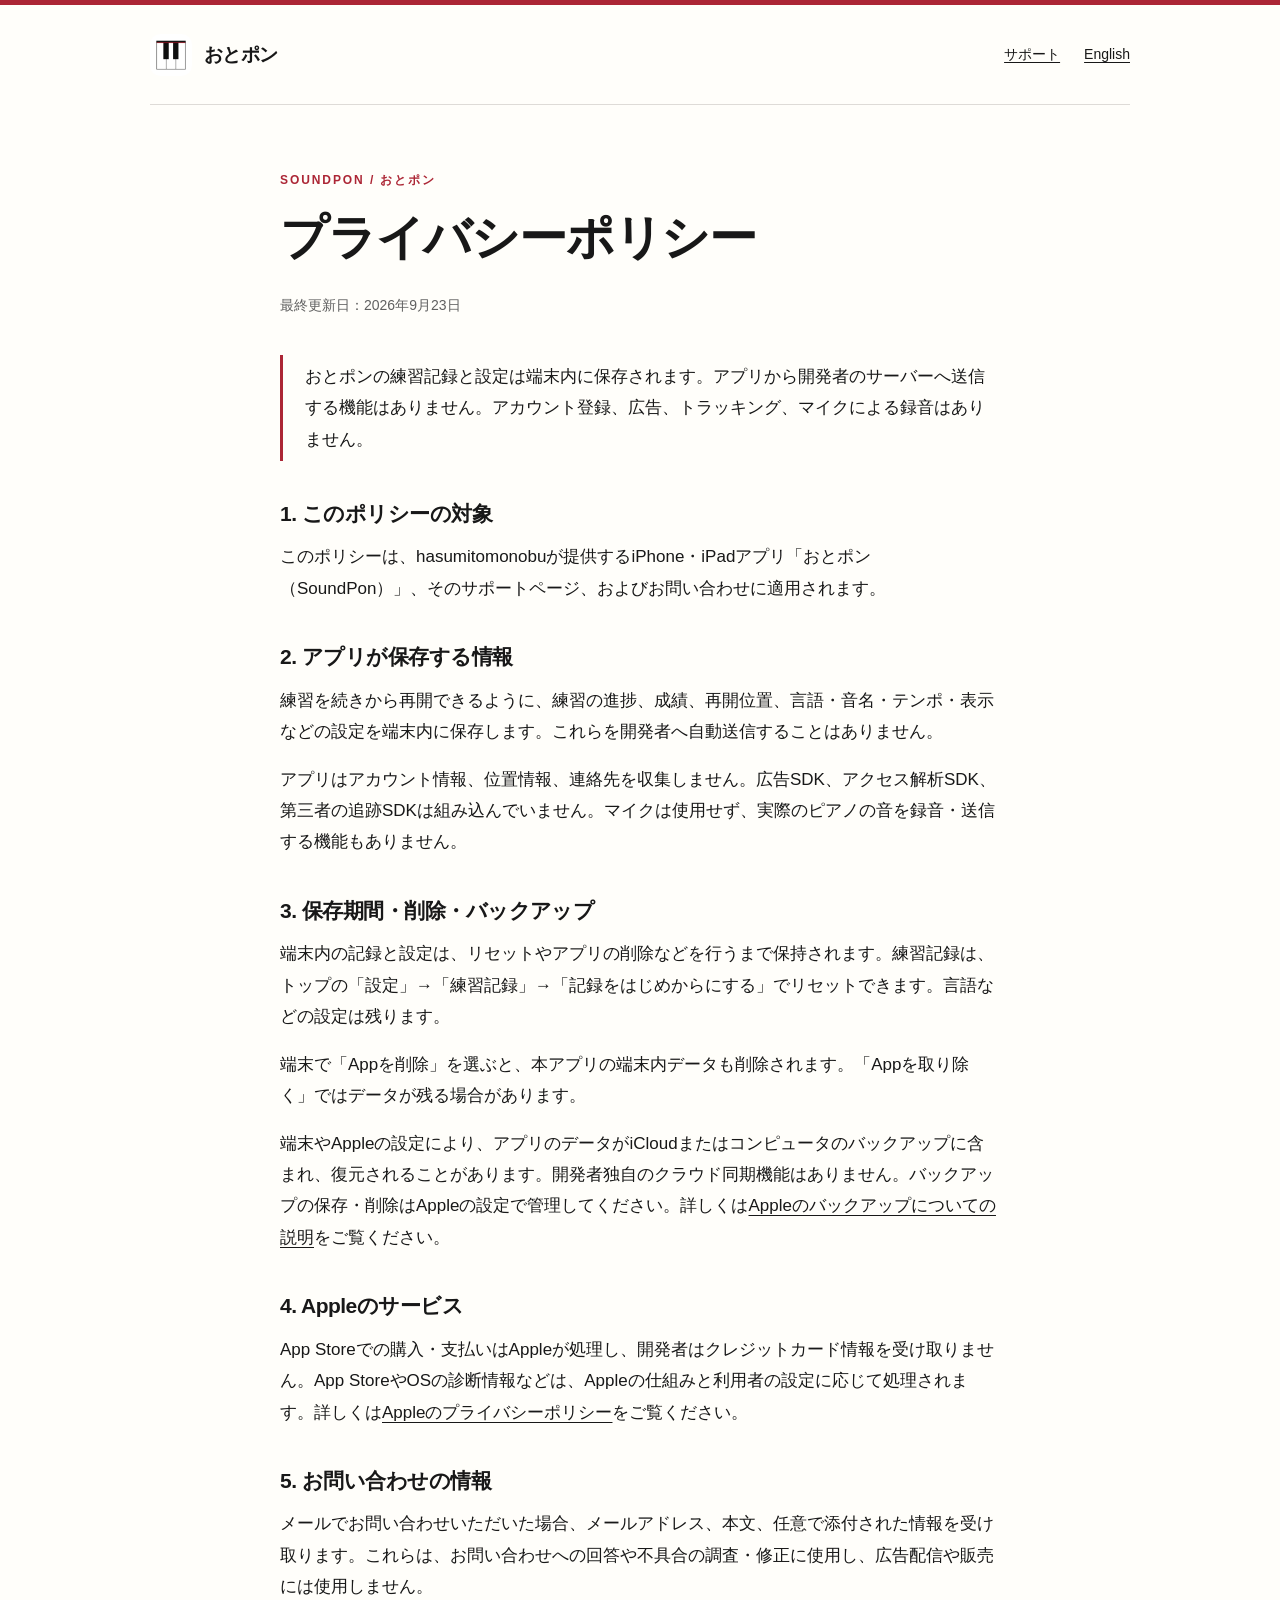
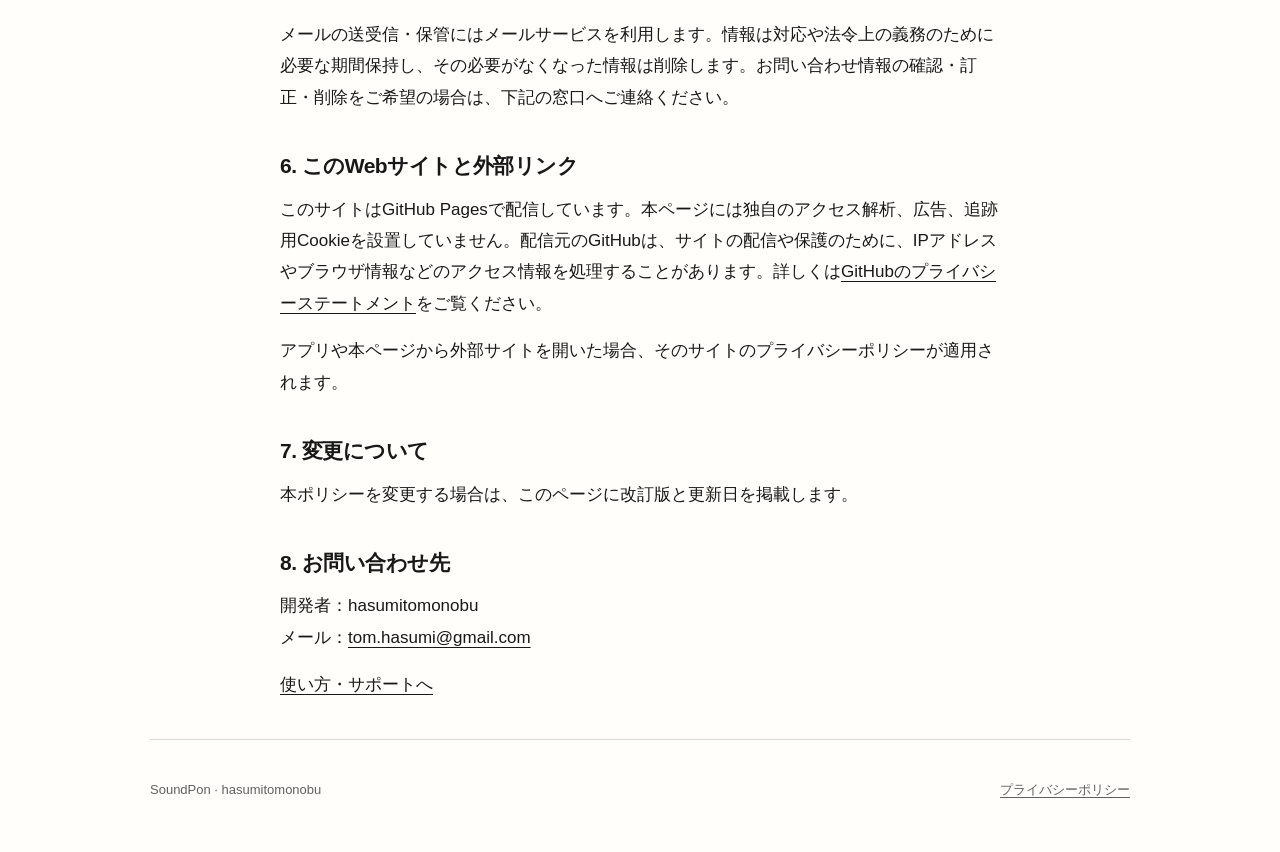
<file: privacy/soundpon/index.html>
<!doctype html>
<html lang="ja">
<head>
  <meta charset="utf-8">
  <meta name="viewport" content="width=device-width, initial-scale=1">
  <meta name="theme-color" content="#fffefa">
  <title>プライバシーポリシー — おとポン（SoundPon）</title>
  <meta name="description" content="おとポンの端末内データ、バックアップ、お問い合わせ、Webサイトの情報の取り扱いについて。">
  <link rel="canonical" href="https://hasumitomonobu.github.io/privacy/soundpon/">
  <link rel="alternate" hreflang="ja" href="https://hasumitomonobu.github.io/privacy/soundpon/">
  <link rel="alternate" hreflang="en" href="https://hasumitomonobu.github.io/privacy/soundpon/en/">
  <link rel="icon" type="image/png" href="/soundpon/icon.png">
  <link rel="apple-touch-icon" href="/soundpon/icon.png">
  <link rel="stylesheet" href="/soundpon/site.css">
</head>
<body>
  <a class="skip" href="#main">本文へ</a>
  <header class="site-header shell">
    <a class="brand" href="/soundpon/"><img src="/soundpon/icon.png" width="42" height="42" alt="">おとポン</a>
    <nav aria-label="ページと表示言語"><a href="/soundpon/">サポート</a><a href="/privacy/soundpon/en/" lang="en" hreflang="en">English</a></nav>
  </header>
  <main class="shell policy" id="main">
<div class="hero">
  <p class="eyebrow">SoundPon / おとポン</p>
  <h1>プライバシーポリシー</h1>
  <p class="small">最終更新日：<time datetime="2026-09-23">2026年9月23日</time></p>
</div>
<div class="summary"><p>おとポンの練習記録と設定は端末内に保存されます。アプリから開発者のサーバーへ送信する機能はありません。アカウント登録、広告、トラッキング、マイクによる録音はありません。</p></div>
<section><h2>1. このポリシーの対象</h2><p>このポリシーは、hasumitomonobuが提供するiPhone・iPadアプリ「おとポン（SoundPon）」、そのサポートページ、およびお問い合わせに適用されます。</p></section>
<section><h2>2. アプリが保存する情報</h2><p>練習を続きから再開できるように、練習の進捗、成績、再開位置、言語・音名・テンポ・表示などの設定を端末内に保存します。これらを開発者へ自動送信することはありません。</p><p>アプリはアカウント情報、位置情報、連絡先を収集しません。広告SDK、アクセス解析SDK、第三者の追跡SDKは組み込んでいません。マイクは使用せず、実際のピアノの音を録音・送信する機能もありません。</p></section>
<section><h2>3. 保存期間・削除・バックアップ</h2><p>端末内の記録と設定は、リセットやアプリの削除などを行うまで保持されます。練習記録は、トップの「設定」→「練習記録」→「記録をはじめからにする」でリセットできます。言語などの設定は残ります。</p><p>端末で「Appを削除」を選ぶと、本アプリの端末内データも削除されます。「Appを取り除く」ではデータが残る場合があります。</p><p>端末やAppleの設定により、アプリのデータがiCloudまたはコンピュータのバックアップに含まれ、復元されることがあります。開発者独自のクラウド同期機能はありません。バックアップの保存・削除はAppleの設定で管理してください。詳しくは<a href="https://support.apple.com/ja-jp/108770">Appleのバックアップについての説明</a>をご覧ください。</p></section>
<section><h2>4. Appleのサービス</h2><p>App Storeでの購入・支払いはAppleが処理し、開発者はクレジットカード情報を受け取りません。App StoreやOSの診断情報などは、Appleの仕組みと利用者の設定に応じて処理されます。詳しくは<a href="https://www.apple.com/legal/privacy/jp/">Appleのプライバシーポリシー</a>をご覧ください。</p></section>
<section><h2>5. お問い合わせの情報</h2><p>メールでお問い合わせいただいた場合、メールアドレス、本文、任意で添付された情報を受け取ります。これらは、お問い合わせへの回答や不具合の調査・修正に使用し、広告配信や販売には使用しません。</p><p>メールの送受信・保管にはメールサービスを利用します。情報は対応や法令上の義務のために必要な期間保持し、その必要がなくなった情報は削除します。お問い合わせ情報の確認・訂正・削除をご希望の場合は、下記の窓口へご連絡ください。</p></section>
<section><h2>6. このWebサイトと外部リンク</h2><p>このサイトはGitHub Pagesで配信しています。本ページには独自のアクセス解析、広告、追跡用Cookieを設置していません。配信元のGitHubは、サイトの配信や保護のために、IPアドレスやブラウザ情報などのアクセス情報を処理することがあります。詳しくは<a href="https://docs.github.com/en/site-policy/privacy-policies/github-general-privacy-statement">GitHubのプライバシーステートメント</a>をご覧ください。</p><p>アプリや本ページから外部サイトを開いた場合、そのサイトのプライバシーポリシーが適用されます。</p></section>
<section><h2>7. 変更について</h2><p>本ポリシーを変更する場合は、このページに改訂版と更新日を掲載します。</p></section>
<section><h2>8. お問い合わせ先</h2><p>開発者：hasumitomonobu<br>メール：<a href="mailto:tom.hasumi@gmail.com?subject=SoundPon%20privacy">tom.hasumi@gmail.com</a></p><p><a href="/soundpon/">使い方・サポートへ</a></p></section>
  </main>
  <footer class="site-footer shell"><p>SoundPon · hasumitomonobu</p><a href="/privacy/soundpon/">プライバシーポリシー</a></footer>
</body>
</html>
</file>
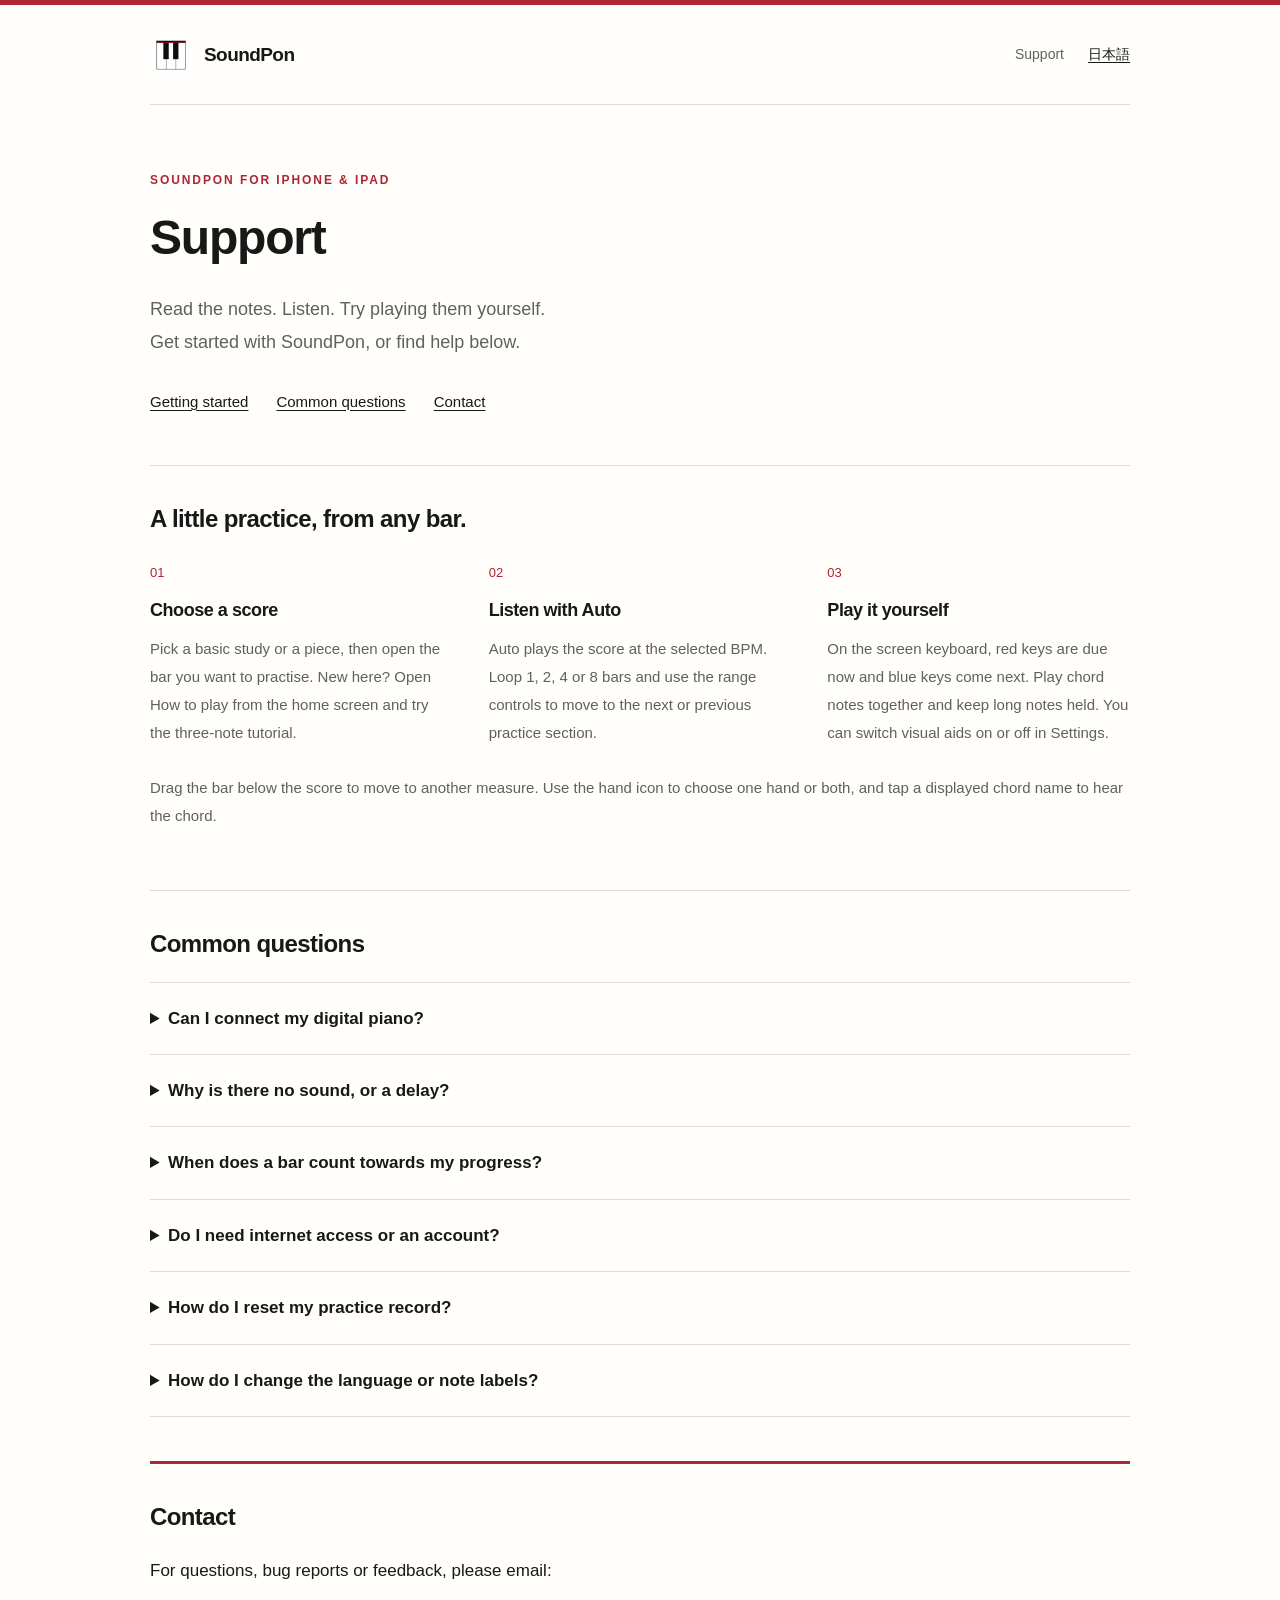
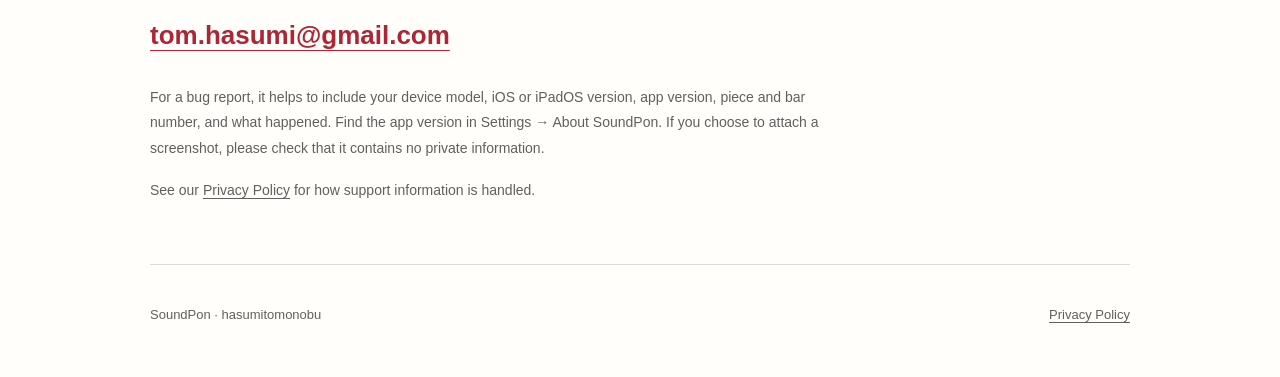
<file: soundpon/en/index.html>
<!doctype html>
<html lang="en">
<head>
  <meta charset="utf-8">
  <meta name="viewport" content="width=device-width, initial-scale=1">
  <meta name="theme-color" content="#fffefa">
  <title>Support — SoundPon</title>
  <meta name="description" content="Get help with SoundPon for iPhone and iPad. Learn to use Auto, tempo controls, visual aids and practice records, or contact support.">
  <link rel="canonical" href="https://hasumitomonobu.github.io/soundpon/en/">
  <link rel="alternate" hreflang="ja" href="https://hasumitomonobu.github.io/soundpon/">
  <link rel="alternate" hreflang="en" href="https://hasumitomonobu.github.io/soundpon/en/">
  <link rel="icon" type="image/png" href="/soundpon/icon.png">
  <link rel="apple-touch-icon" href="/soundpon/icon.png">
  <link rel="stylesheet" href="/soundpon/site.css">
</head>
<body>
  <a class="skip" href="#main">Skip to content</a>
  <header class="site-header shell">
    <a class="brand" href="/soundpon/en/"><img src="/soundpon/icon.png" width="42" height="42" alt="">SoundPon</a>
    <nav aria-label="Pages and language"><span aria-current="page">Support</span><a href="/soundpon/" lang="ja" hreflang="ja">日本語</a></nav>
  </header>
  <main class="shell" id="main">
<div class="hero">
  <p class="eyebrow">SoundPon for iPhone &amp; iPad</p>
  <h1>Support</h1>
  <p class="lede">Read the notes. Listen. Try playing them yourself.<br>Get started with SoundPon, or find help below.</p>
  <div class="quick-links"><a href="#start">Getting started</a><a href="#faq">Common questions</a><a href="#contact">Contact</a></div>
</div>
<section class="block" id="start" aria-labelledby="start-title">
  <h2 id="start-title">A little practice, from any bar.</h2>
  <ol class="steps">
    <li><span class="step-number" aria-hidden="true">01</span><h3>Choose a score</h3><p>Pick a basic study or a piece, then open the bar you want to practise. New here? Open How to play from the home screen and try the three-note tutorial.</p></li>
    <li><span class="step-number" aria-hidden="true">02</span><h3>Listen with Auto</h3><p>Auto plays the score at the selected BPM. Loop 1, 2, 4 or 8 bars and use the range controls to move to the next or previous practice section.</p></li>
    <li><span class="step-number" aria-hidden="true">03</span><h3>Play it yourself</h3><p>On the screen keyboard, red keys are due now and blue keys come next. Play chord notes together and keep long notes held. You can switch visual aids on or off in Settings.</p></li>
  </ol>
  <p class="help-note">Drag the bar below the score to move to another measure. Use the hand icon to choose one hand or both, and tap a displayed chord name to hear the chord.</p>
</section>
<section class="block" id="faq" aria-labelledby="faq-title">
  <h2 id="faq-title">Common questions</h2>
  <details><summary>Can I connect my digital piano?</summary><p>Connect a compatible USB MIDI instrument and choose MIDI keyboard in Settings. In manual mode, your note input moves the score forward.</p><p>Requires an iOS/iPadOS-compatible instrument and a data cable; an adapter or external power may also be needed. Not all devices and connection setups have been tested. Before purchasing, check your instrument manufacturer’s iPhone/iPad connection requirements. Bluetooth MIDI pairing is not provided.</p><p>If the status stays at Connected, awaiting keys, check the selected source, MIDI transmit setting, cable and power. Input confirmed means notes have been received on this connection.</p><p>On-screen practice works without an instrument. Microphone audio, timing, pedal use, dynamics and fingering are not assessed.</p></details>
  <details><summary>Why is there no sound, or a delay?</summary><p>Check your device’s volume and audio output. If a Bluetooth device is connected, try the built-in speaker or wired headphones. Notes play even when Silent Mode is on.</p></details>
  <details><summary>When does a bar count towards my progress?</summary><p>Each completed manual bar counts once, with either or both hands, even with mistakes or hints. Hold a bar in the score overview to see its count. Auto and skipped or unfinished bars do not count.</p><p>Bars completed is a separate measure of bars played without input errors using all written parts.</p></details>
  <details><summary>Do I need internet access or an account?</summary><p>Practice works offline. There is no account, advertising or in-app purchase. Opening external pages, such as support or score credits, and sending a support email require an internet connection.</p></details>
  <details><summary>How do I reset my practice record?</summary><p>Open Settings using the gear icon on the home screen, then choose Practice record → Reset practice record. Confirm to reset it. Preferences such as language and note names are kept.</p></details>
  <details><summary>How do I change the language or note labels?</summary><p>Open the home screen’s Settings → Language &amp; notes. To switch score labels, chords or key colours on or off, use Settings on the practice screen.</p></details>
</section>
<section class="block contact" id="contact" aria-labelledby="contact-title">
  <h2 id="contact-title">Contact</h2>
  <p>For questions, bug reports or feedback, please email:</p>
  <p><a class="email" href="mailto:tom.hasumi@gmail.com?subject=SoundPon%20support">tom.hasumi@gmail.com</a></p>
  <p class="small">For a bug report, it helps to include your device model, iOS or iPadOS version, app version, piece and bar number, and what happened. Find the app version in Settings → About SoundPon. If you choose to attach a screenshot, please check that it contains no private information.</p>
  <p class="small">See our <a href="/privacy/soundpon/en/">Privacy Policy</a> for how support information is handled.</p>
</section>
  </main>
  <footer class="site-footer shell"><p>SoundPon · hasumitomonobu</p><a href="/privacy/soundpon/en/">Privacy Policy</a></footer>
</body>
</html>
</file>
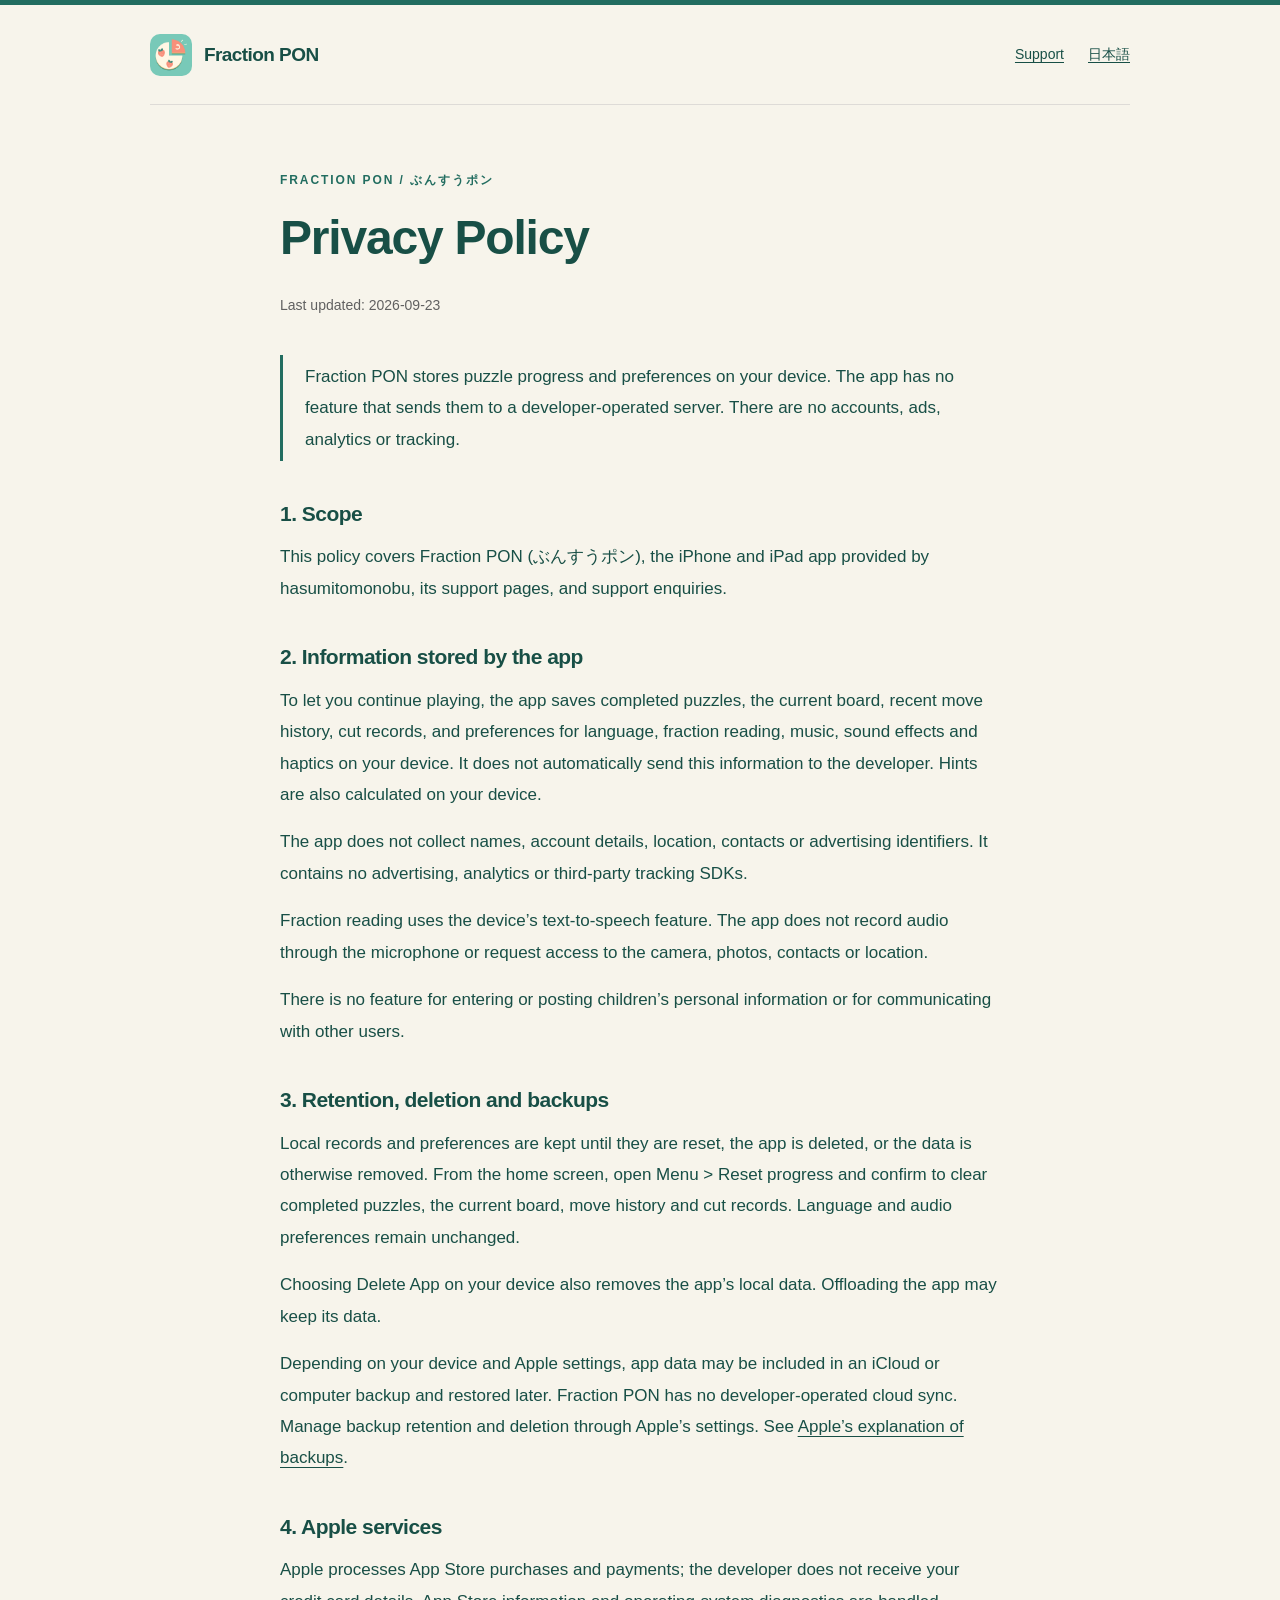
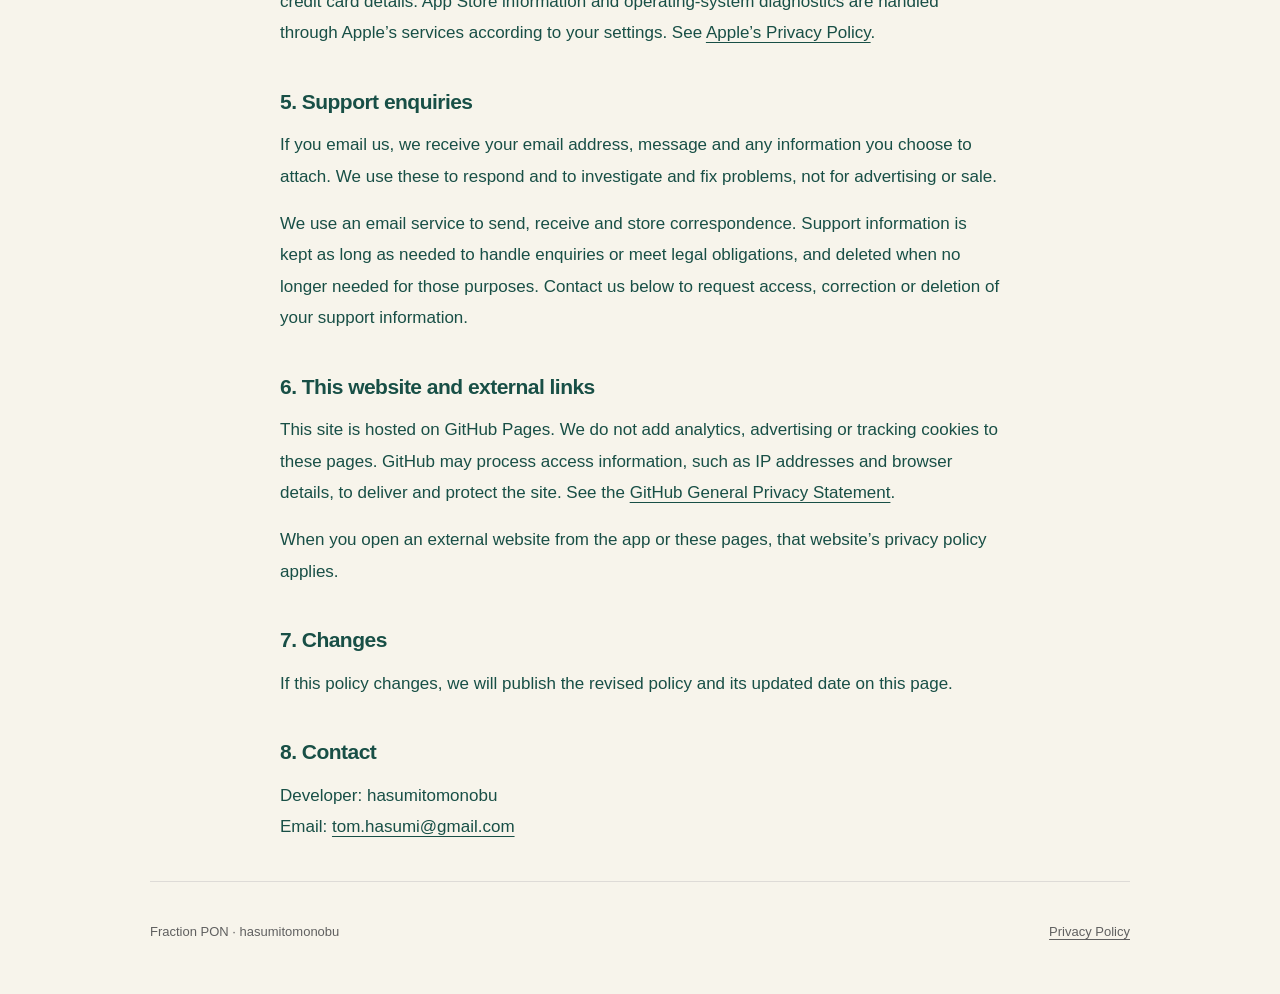
<file: privacy/bunsupon/en/index.html>
<!doctype html>
<html lang="en">
<head>
  <meta charset="utf-8">
  <meta name="viewport" content="width=device-width, initial-scale=1">
  <meta name="theme-color" content="#f7f4eb">
  <title>Privacy Policy — Fraction PON</title>
  <meta name="description" content="Fraction PON / Privacy Policy">
  <link rel="canonical" href="https://hasumitomonobu.github.io/privacy/bunsupon/en/">
  <link rel="alternate" hreflang="ja" href="https://hasumitomonobu.github.io/privacy/bunsupon/">
  <link rel="alternate" hreflang="en" href="https://hasumitomonobu.github.io/privacy/bunsupon/en/">
  <link rel="icon" type="image/png" href="/bunsupon/icon.png">
  <link rel="apple-touch-icon" href="/bunsupon/icon.png">
  <link rel="stylesheet" href="/bunsupon/site.css">
</head>
<body>
  <a class="skip" href="#main">Skip to content</a>
  <header class="site-header shell">
    <a class="brand" href="/bunsupon/en/"><img src="/bunsupon/icon.png" width="42" height="42" alt="">Fraction PON</a>
    <nav aria-label="Pages and language"><a href="/bunsupon/en/">Support</a><a href="/privacy/bunsupon/" lang="ja" hreflang="ja">日本語</a></nav>
  </header>
  <main class="shell policy" id="main">
<div class="hero"><p class="eyebrow">Fraction PON / ぶんすうポン</p><h1>Privacy Policy</h1><p class="small">Last updated: <time datetime="2026-09-23">2026-09-23</time></p></div>
<div class="summary"><p>Fraction PON stores puzzle progress and preferences on your device. The app has no feature that sends them to a developer-operated server. There are no accounts, ads, analytics or tracking.</p></div>
<section><h2>1. Scope</h2><p>This policy covers Fraction PON (ぶんすうポン), the iPhone and iPad app provided by hasumitomonobu, its support pages, and support enquiries.</p></section>
<section><h2>2. Information stored by the app</h2><p>To let you continue playing, the app saves completed puzzles, the current board, recent move history, cut records, and preferences for language, fraction reading, music, sound effects and haptics on your device. It does not automatically send this information to the developer. Hints are also calculated on your device.</p><p>The app does not collect names, account details, location, contacts or advertising identifiers. It contains no advertising, analytics or third-party tracking SDKs.</p><p>Fraction reading uses the device’s text-to-speech feature. The app does not record audio through the microphone or request access to the camera, photos, contacts or location.</p><p>There is no feature for entering or posting children’s personal information or for communicating with other users.</p></section>
<section><h2>3. Retention, deletion and backups</h2><p>Local records and preferences are kept until they are reset, the app is deleted, or the data is otherwise removed. From the home screen, open Menu &gt; Reset progress and confirm to clear completed puzzles, the current board, move history and cut records. Language and audio preferences remain unchanged.</p><p>Choosing Delete App on your device also removes the app’s local data. Offloading the app may keep its data.</p><p>Depending on your device and Apple settings, app data may be included in an iCloud or computer backup and restored later. Fraction PON has no developer-operated cloud sync. Manage backup retention and deletion through Apple’s settings. See <a href="https://support.apple.com/en-us/108770">Apple’s explanation of backups</a>.</p></section>
<section><h2>4. Apple services</h2><p>Apple processes App Store purchases and payments; the developer does not receive your credit card details. App Store information and operating-system diagnostics are handled through Apple’s services according to your settings. See <a href="https://www.apple.com/legal/privacy/en-ww/">Apple’s Privacy Policy</a>.</p></section>
<section><h2>5. Support enquiries</h2><p>If you email us, we receive your email address, message and any information you choose to attach. We use these to respond and to investigate and fix problems, not for advertising or sale.</p><p>We use an email service to send, receive and store correspondence. Support information is kept as long as needed to handle enquiries or meet legal obligations, and deleted when no longer needed for those purposes. Contact us below to request access, correction or deletion of your support information.</p></section>
<section><h2>6. This website and external links</h2><p>This site is hosted on GitHub Pages. We do not add analytics, advertising or tracking cookies to these pages. GitHub may process access information, such as IP addresses and browser details, to deliver and protect the site. See the <a href="https://docs.github.com/en/site-policy/privacy-policies/github-general-privacy-statement">GitHub General Privacy Statement</a>.</p><p>When you open an external website from the app or these pages, that website’s privacy policy applies.</p></section>
<section><h2>7. Changes</h2><p>If this policy changes, we will publish the revised policy and its updated date on this page.</p></section>
<section><h2>8. Contact</h2><p>Developer: hasumitomonobu<br>Email: <a href="mailto:tom.hasumi@gmail.com?subject=Fraction%20PON%20privacy">tom.hasumi@gmail.com</a></p></section>
  </main>
  <footer class="site-footer shell"><p>Fraction PON · hasumitomonobu</p><a href="/privacy/bunsupon/en/">Privacy Policy</a></footer>
</body>
</html>
</file>
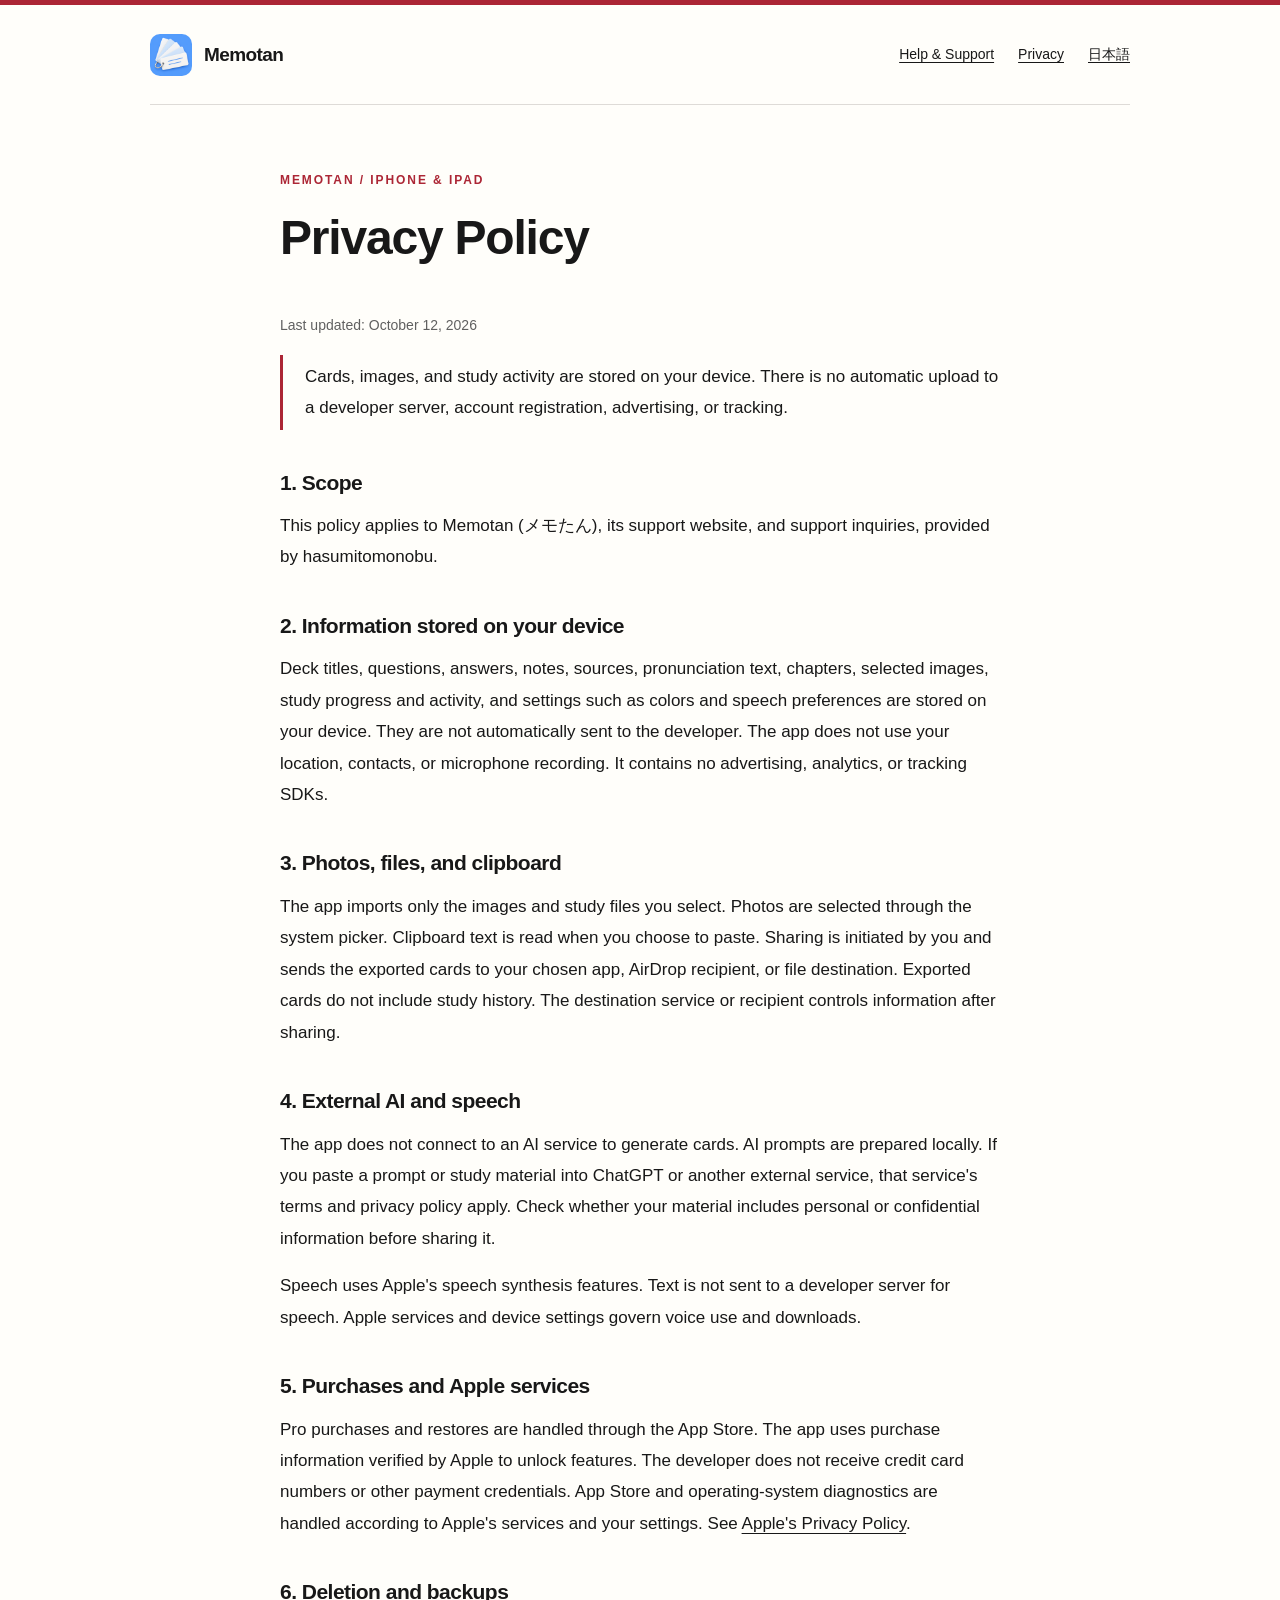
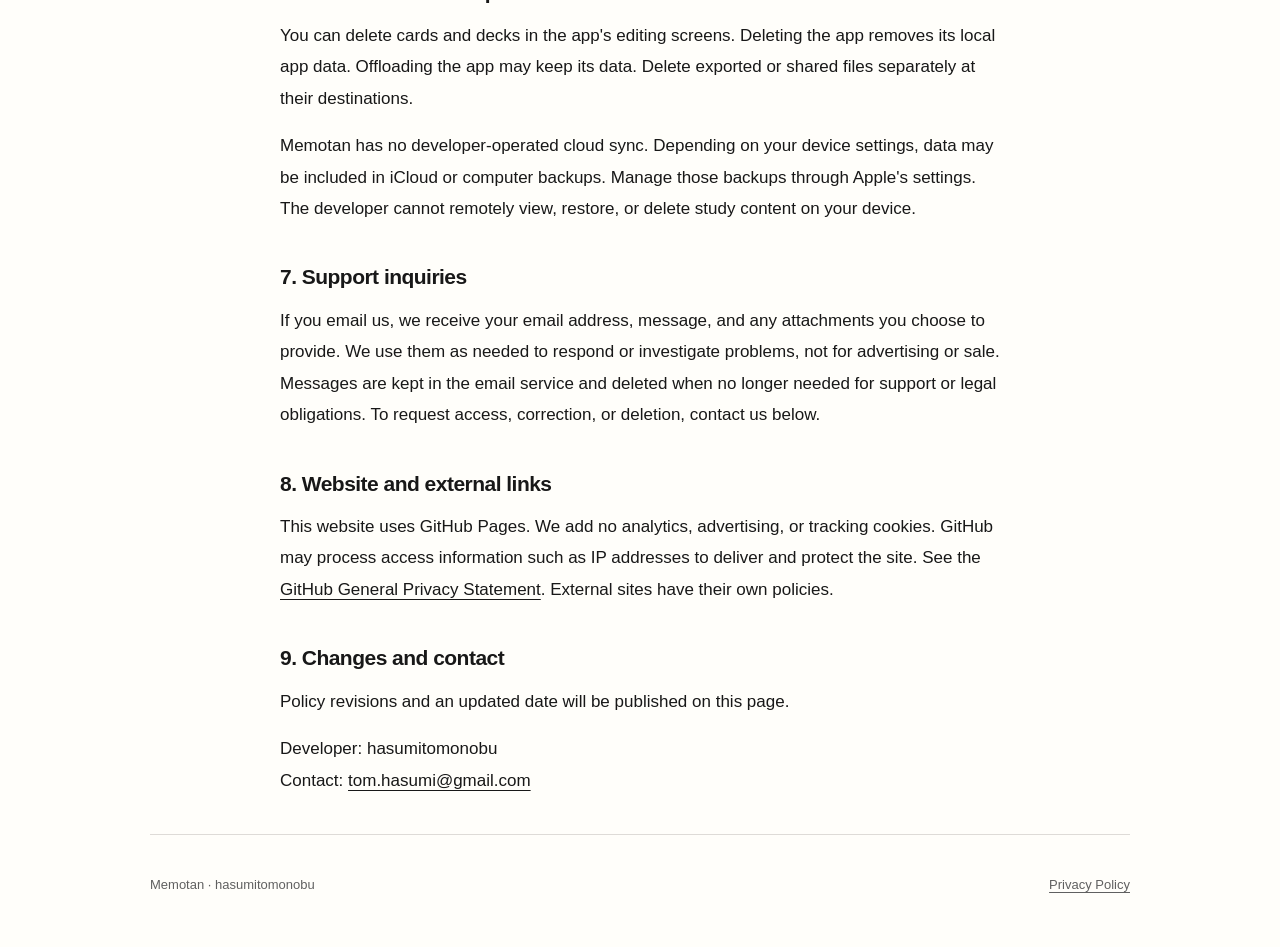
<file: privacy/memotan/en/index.html>
<!doctype html><html lang="en"><head><meta charset="utf-8"><meta name="viewport" content="width=device-width,initial-scale=1"><title>Privacy Policy — Memotan</title><link rel="canonical" href="https://hasumitomonobu.github.io/privacy/memotan/en/"><link rel="icon" href="/memotan/icon.png"><link rel="stylesheet" href="/memotan/site.css"></head><body><a class="skip" href="#main">Skip to content</a><header class="site-header shell"><a class="brand" href="/memotan/en/"><img src="/memotan/icon.png" width="42" height="42" alt="">Memotan</a><nav><a href="/memotan/en/">Help &amp; Support</a><a href="/privacy/memotan/en/">Privacy</a><a href="/privacy/memotan/" lang="ja">日本語</a></nav></header><main class="shell policy" id="main"><div class="hero"><p class="eyebrow">Memotan / iPhone &amp; iPad</p><h1>Privacy Policy</h1></div><p class="small">Last updated: October 12, 2026</p><div class="summary"><p>Cards, images, and study activity are stored on your device. There is no automatic upload to a developer server, account registration, advertising, or tracking.</p></div>
<section><h2>1. Scope</h2><p>This policy applies to Memotan (メモたん), its support website, and support inquiries, provided by hasumitomonobu.</p></section>
<section><h2>2. Information stored on your device</h2><p>Deck titles, questions, answers, notes, sources, pronunciation text, chapters, selected images, study progress and activity, and settings such as colors and speech preferences are stored on your device. They are not automatically sent to the developer. The app does not use your location, contacts, or microphone recording. It contains no advertising, analytics, or tracking SDKs.</p></section>
<section><h2>3. Photos, files, and clipboard</h2><p>The app imports only the images and study files you select. Photos are selected through the system picker. Clipboard text is read when you choose to paste. Sharing is initiated by you and sends the exported cards to your chosen app, AirDrop recipient, or file destination. Exported cards do not include study history. The destination service or recipient controls information after sharing.</p></section>
<section><h2>4. External AI and speech</h2><p>The app does not connect to an AI service to generate cards. AI prompts are prepared locally. If you paste a prompt or study material into ChatGPT or another external service, that service's terms and privacy policy apply. Check whether your material includes personal or confidential information before sharing it.</p><p>Speech uses Apple's speech synthesis features. Text is not sent to a developer server for speech. Apple services and device settings govern voice use and downloads.</p></section>
<section><h2>5. Purchases and Apple services</h2><p>Pro purchases and restores are handled through the App Store. The app uses purchase information verified by Apple to unlock features. The developer does not receive credit card numbers or other payment credentials. App Store and operating-system diagnostics are handled according to Apple's services and your settings. See <a href="https://www.apple.com/legal/privacy/en-ww/">Apple's Privacy Policy</a>.</p></section>
<section><h2>6. Deletion and backups</h2><p>You can delete cards and decks in the app's editing screens. Deleting the app removes its local app data. Offloading the app may keep its data. Delete exported or shared files separately at their destinations.</p><p>Memotan has no developer-operated cloud sync. Depending on your device settings, data may be included in iCloud or computer backups. Manage those backups through Apple's settings. The developer cannot remotely view, restore, or delete study content on your device.</p></section>
<section><h2>7. Support inquiries</h2><p>If you email us, we receive your email address, message, and any attachments you choose to provide. We use them as needed to respond or investigate problems, not for advertising or sale. Messages are kept in the email service and deleted when no longer needed for support or legal obligations. To request access, correction, or deletion, contact us below.</p></section>
<section><h2>8. Website and external links</h2><p>This website uses GitHub Pages. We add no analytics, advertising, or tracking cookies. GitHub may process access information such as IP addresses to deliver and protect the site. See the <a href="https://docs.github.com/en/site-policy/privacy-policies/github-general-privacy-statement">GitHub General Privacy Statement</a>. External sites have their own policies.</p></section>
<section><h2>9. Changes and contact</h2><p>Policy revisions and an updated date will be published on this page.</p><p>Developer: hasumitomonobu<br>Contact: <a href="mailto:tom.hasumi@gmail.com?subject=Memotan%20privacy">tom.hasumi@gmail.com</a></p></section></main><footer class="site-footer shell"><p>Memotan · hasumitomonobu</p><a href="/privacy/memotan/en/">Privacy Policy</a></footer></body></html>
</file>
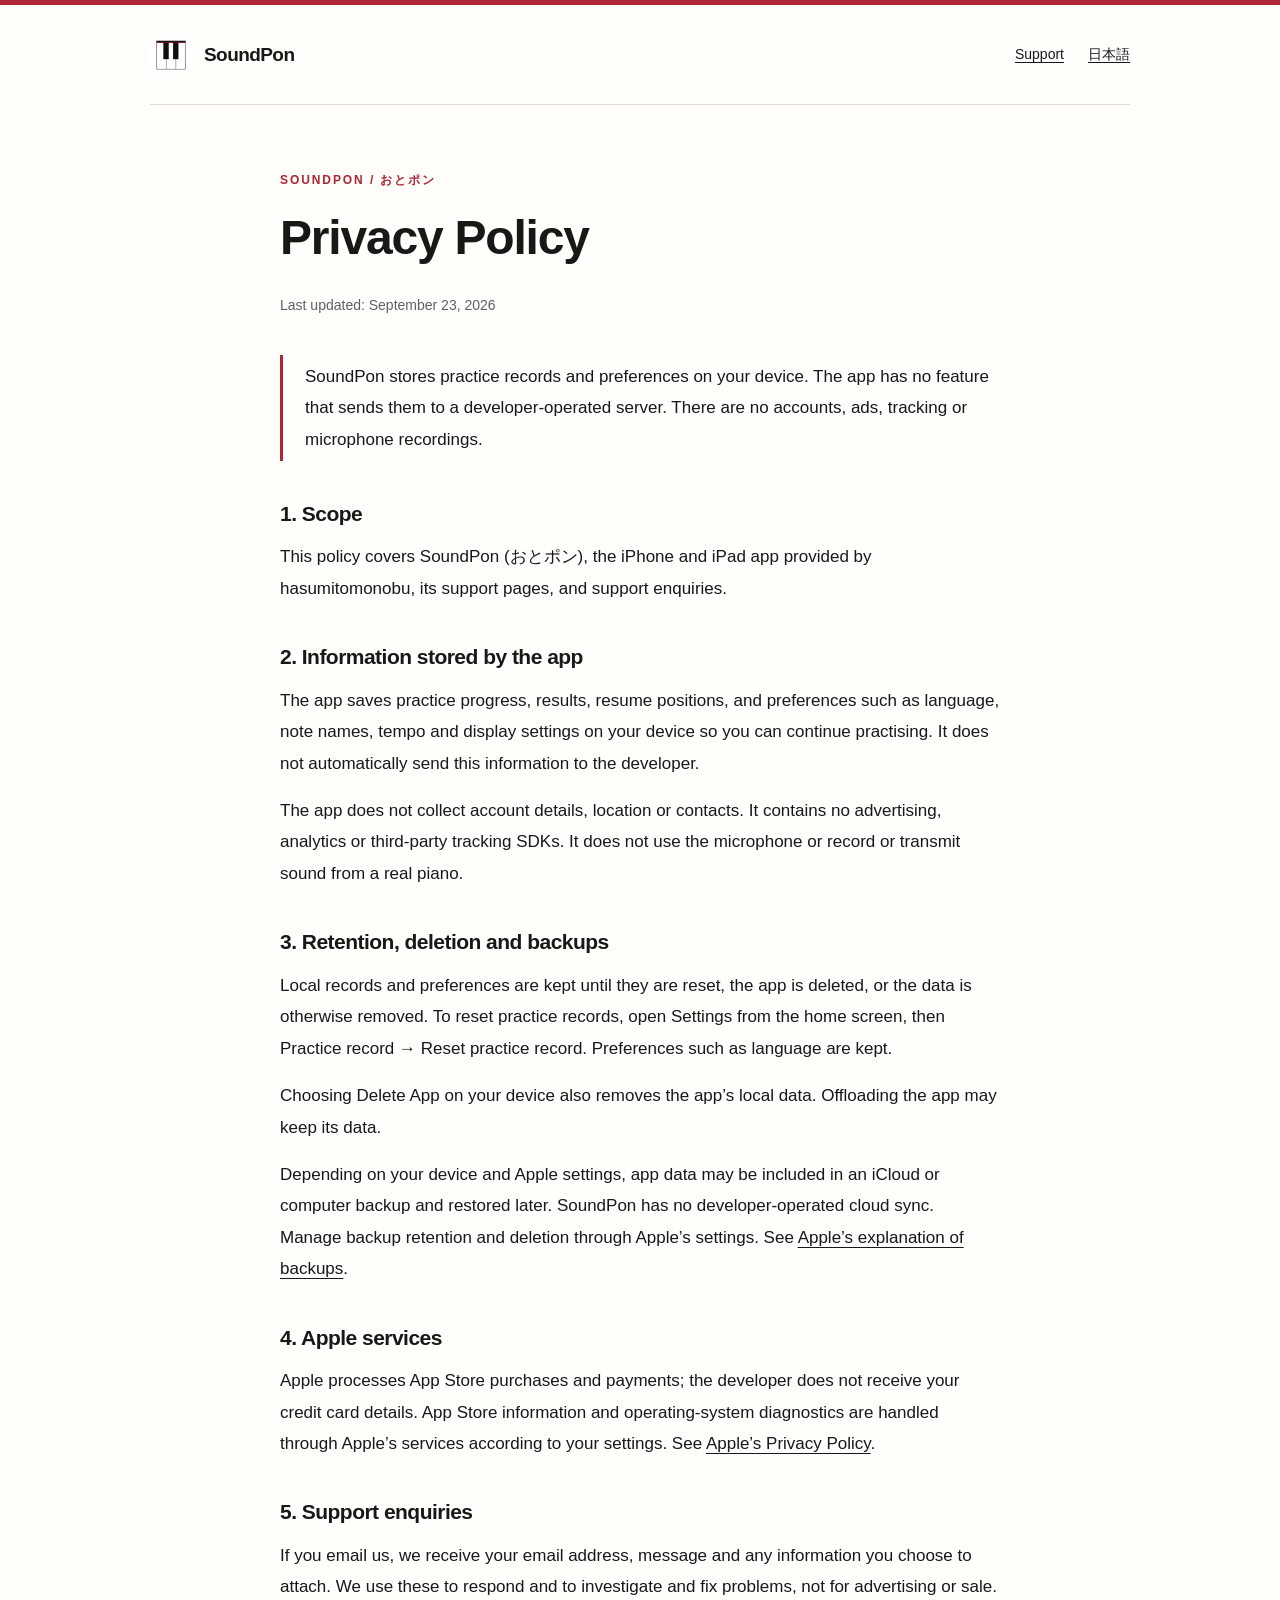
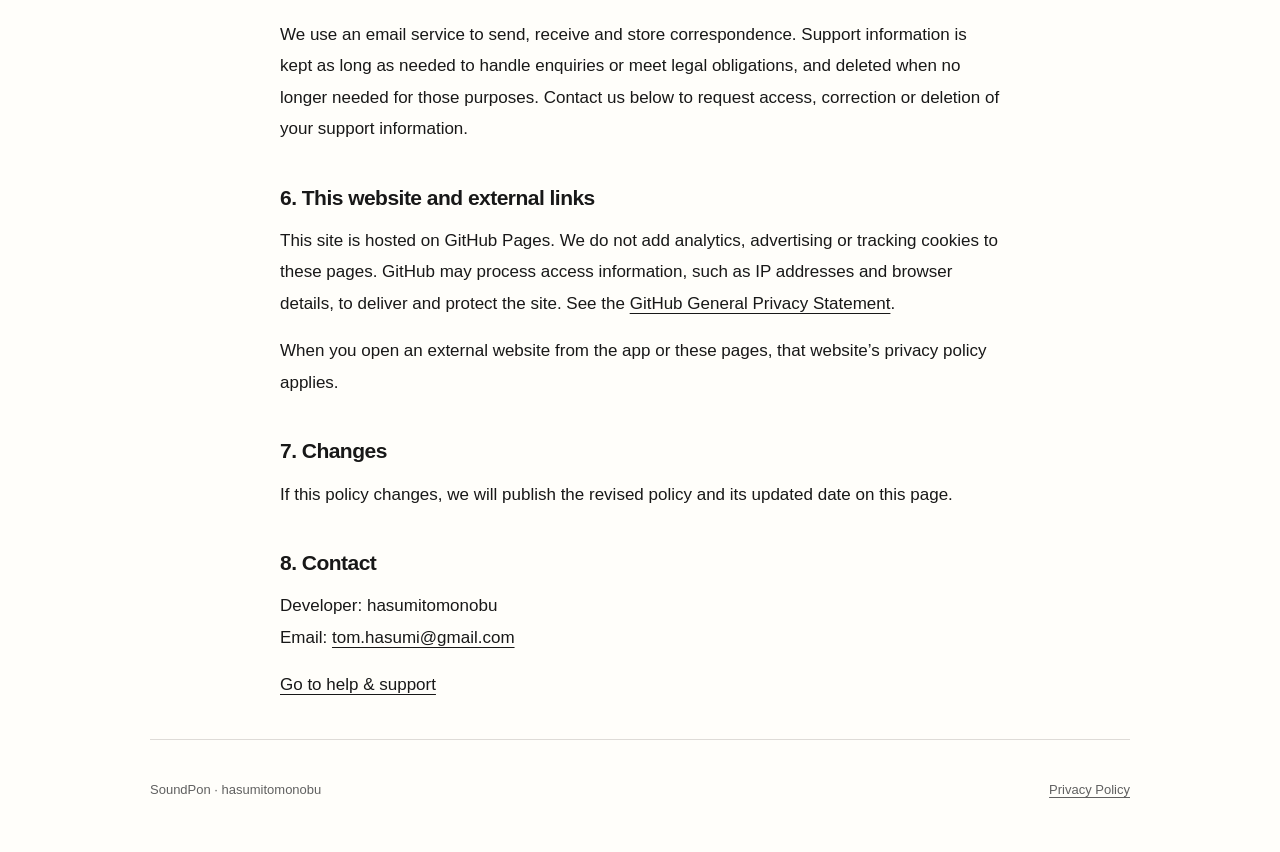
<file: privacy/soundpon/en/index.html>
<!doctype html>
<html lang="en">
<head>
  <meta charset="utf-8">
  <meta name="viewport" content="width=device-width, initial-scale=1">
  <meta name="theme-color" content="#fffefa">
  <title>Privacy Policy — SoundPon</title>
  <meta name="description" content="How SoundPon handles local app data, backups, support enquiries and website visits.">
  <link rel="canonical" href="https://hasumitomonobu.github.io/privacy/soundpon/en/">
  <link rel="alternate" hreflang="ja" href="https://hasumitomonobu.github.io/privacy/soundpon/">
  <link rel="alternate" hreflang="en" href="https://hasumitomonobu.github.io/privacy/soundpon/en/">
  <link rel="icon" type="image/png" href="/soundpon/icon.png">
  <link rel="apple-touch-icon" href="/soundpon/icon.png">
  <link rel="stylesheet" href="/soundpon/site.css">
</head>
<body>
  <a class="skip" href="#main">Skip to content</a>
  <header class="site-header shell">
    <a class="brand" href="/soundpon/en/"><img src="/soundpon/icon.png" width="42" height="42" alt="">SoundPon</a>
    <nav aria-label="Pages and language"><a href="/soundpon/en/">Support</a><a href="/privacy/soundpon/" lang="ja" hreflang="ja">日本語</a></nav>
  </header>
  <main class="shell policy" id="main">
<div class="hero">
  <p class="eyebrow">SoundPon / おとポン</p>
  <h1>Privacy Policy</h1>
  <p class="small">Last updated: <time datetime="2026-09-23">September 23, 2026</time></p>
</div>
<div class="summary"><p>SoundPon stores practice records and preferences on your device. The app has no feature that sends them to a developer-operated server. There are no accounts, ads, tracking or microphone recordings.</p></div>
<section><h2>1. Scope</h2><p>This policy covers SoundPon (おとポン), the iPhone and iPad app provided by hasumitomonobu, its support pages, and support enquiries.</p></section>
<section><h2>2. Information stored by the app</h2><p>The app saves practice progress, results, resume positions, and preferences such as language, note names, tempo and display settings on your device so you can continue practising. It does not automatically send this information to the developer.</p><p>The app does not collect account details, location or contacts. It contains no advertising, analytics or third-party tracking SDKs. It does not use the microphone or record or transmit sound from a real piano.</p></section>
<section><h2>3. Retention, deletion and backups</h2><p>Local records and preferences are kept until they are reset, the app is deleted, or the data is otherwise removed. To reset practice records, open Settings from the home screen, then Practice record → Reset practice record. Preferences such as language are kept.</p><p>Choosing Delete App on your device also removes the app’s local data. Offloading the app may keep its data.</p><p>Depending on your device and Apple settings, app data may be included in an iCloud or computer backup and restored later. SoundPon has no developer-operated cloud sync. Manage backup retention and deletion through Apple’s settings. See <a href="https://support.apple.com/en-us/108770">Apple’s explanation of backups</a>.</p></section>
<section><h2>4. Apple services</h2><p>Apple processes App Store purchases and payments; the developer does not receive your credit card details. App Store information and operating-system diagnostics are handled through Apple’s services according to your settings. See <a href="https://www.apple.com/legal/privacy/en-ww/">Apple’s Privacy Policy</a>.</p></section>
<section><h2>5. Support enquiries</h2><p>If you email us, we receive your email address, message and any information you choose to attach. We use these to respond and to investigate and fix problems, not for advertising or sale.</p><p>We use an email service to send, receive and store correspondence. Support information is kept as long as needed to handle enquiries or meet legal obligations, and deleted when no longer needed for those purposes. Contact us below to request access, correction or deletion of your support information.</p></section>
<section><h2>6. This website and external links</h2><p>This site is hosted on GitHub Pages. We do not add analytics, advertising or tracking cookies to these pages. GitHub may process access information, such as IP addresses and browser details, to deliver and protect the site. See the <a href="https://docs.github.com/en/site-policy/privacy-policies/github-general-privacy-statement">GitHub General Privacy Statement</a>.</p><p>When you open an external website from the app or these pages, that website’s privacy policy applies.</p></section>
<section><h2>7. Changes</h2><p>If this policy changes, we will publish the revised policy and its updated date on this page.</p></section>
<section><h2>8. Contact</h2><p>Developer: hasumitomonobu<br>Email: <a href="mailto:tom.hasumi@gmail.com?subject=SoundPon%20privacy">tom.hasumi@gmail.com</a></p><p><a href="/soundpon/en/">Go to help &amp; support</a></p></section>
  </main>
  <footer class="site-footer shell"><p>SoundPon · hasumitomonobu</p><a href="/privacy/soundpon/en/">Privacy Policy</a></footer>
</body>
</html>
</file>
<file: bunsupon/site.css>
:root { color-scheme: light; --ink: #184f46; --muted: #606060; --line: #dedbd7; --paper: #f7f4eb; --red: #226d60; }
* { box-sizing: border-box; }
html { scroll-padding-top: 24px; }
body { margin: 0; border-top: 5px solid var(--red); background: var(--paper); color: var(--ink); font-family: -apple-system, BlinkMacSystemFont, "Helvetica Neue", "Hiragino Kaku Gothic ProN", "Yu Gothic", sans-serif; font-size: 17px; line-height: 1.85; overflow-wrap: anywhere; }
a { color: inherit; text-underline-offset: .22em; text-decoration-thickness: 1px; }
a:hover { color: var(--red); }
a:focus-visible, summary:focus-visible { outline: 3px solid var(--red); outline-offset: 5px; border-radius: 2px; }
.skip { position: absolute; left: 16px; top: -100px; padding: 8px 16px; background: var(--paper); z-index: 5; }
.skip:focus { top: 12px; }
.shell { width: min(100% - 48px, 980px); margin-inline: auto; }
.site-header { display: flex; justify-content: space-between; gap: 20px; align-items: center; min-height: 100px; border-bottom: 1px solid var(--line); }
.brand { display: inline-flex; gap: 12px; align-items: center; text-decoration: none; font-size: 19px; font-weight: 650; letter-spacing: -.03em; }
.brand img { width: 42px; height: 42px; border-radius: 10px; }
nav { display: flex; flex-wrap: wrap; gap: 8px 24px; align-items: center; font-size: 14px; }
nav a, nav span { display: inline-flex; align-items: center; min-height: 44px; }
nav [aria-current] { color: var(--muted); }
.hero { padding-block: 64px 42px; max-width: 700px; }
.eyebrow { margin: 0 0 12px; color: var(--red); font-size: 12px; font-weight: 650; letter-spacing: .16em; text-transform: uppercase; }
h1, h2, h3 { line-height: 1.45; font-weight: 650; letter-spacing: -.025em; }
h1 { font-size: clamp(30px, 4.5vw, 48px); margin: 0 0 20px; }
h2 { font-size: 24px; margin: 0 0 20px; }
h3 { font-size: 18px; margin: 0 0 12px; }
p { margin: 0 0 16px; }
.lede { font-size: 18px; color: var(--muted); max-width: 660px; margin-bottom: 20px; }
.quick-links { display: flex; flex-wrap: wrap; gap: 8px 28px; font-size: 15px; }
.quick-links a { display: inline-flex; align-items: center; min-height: 44px; }
.block { border-top: 1px solid var(--line); padding-block: 36px 44px; }
.steps { list-style: none; padding: 0; margin: 24px 0 0; display: grid; grid-template-columns: repeat(3, minmax(0, 1fr)); gap: 36px; }
.step-number { display: block; font-size: 13px; color: var(--red); margin-bottom: 12px; font-variant-numeric: tabular-nums; }
.steps p { color: var(--muted); font-size: 15px; margin: 0; }
.help-note { margin-top: 28px; color: var(--muted); font-size: 15px; }
details { border-top: 1px solid var(--line); padding-block: 6px; }
details:last-child { border-bottom: 1px solid var(--line); }
summary { cursor: pointer; padding-block: 14px; font-size: 17px; font-weight: 600; }
details p { color: var(--muted); margin: 0 0 16px; padding-right: 18px; font-size: 16px; }
.contact { border-top: 3px solid var(--red); }
.contact p { max-width: 690px; }
.email { display: inline-block; padding: 9px 0; font-size: clamp(19px, 3.2vw, 26px); font-weight: 600; color: var(--red); }
.small { color: var(--muted); font-size: 14px; }
.policy { max-width: 720px; }
.policy .hero { padding-bottom: 20px; }
.policy section { margin-bottom: 38px; }
.policy h2 { font-size: 21px; margin-bottom: 12px; }
.policy ul { padding-left: 1.3em; margin-block: 0 18px; }
.policy li { margin-bottom: 8px; }
.summary { border-left: 3px solid var(--red); padding: 6px 0 6px 22px; margin-bottom: 38px; }
.summary p { margin: 0; }
.site-footer { border-top: 1px solid var(--line); display: flex; justify-content: space-between; gap: 16px 28px; flex-wrap: wrap; align-items: center; padding-block: 28px 40px; font-size: 13px; color: var(--muted); }
.site-footer p { margin: 0; }
.site-footer a { display: inline-flex; min-height: 44px; align-items: center; }
@media (max-width: 660px) {
  .shell { width: calc(100% - 36px); }
  .site-header { flex-wrap: wrap; padding-block: 20px 12px; gap: 8px 20px; }
  .site-header nav { gap: 8px 20px; }
  .hero { padding-block: 40px 30px; }
  h1 { font-size: 30px; }
  .lede { font-size: 17px; }
  .steps { grid-template-columns: 1fr; gap: 28px; }
  .step-number { margin-bottom: 4px; }
  .steps h3 { margin-bottom: 8px; }
  .block { padding-block: 28px 36px; }
  .policy h1 { font-size: 28px; }
  .policy { font-size: 16px; }
}
@media print { .site-header nav, .skip, .quick-links { display: none; } body { background: white; border: 0; } .shell { width: 100%; } }
</file>
<file: memotan/site.css>
:root { color-scheme: light; --ink: #181818; --muted: #606060; --line: #dedbd7; --paper: #fffefa; --red: #ac2635; }
* { box-sizing: border-box; }
html { scroll-padding-top: 24px; }
body { margin: 0; border-top: 5px solid var(--red); background: var(--paper); color: var(--ink); font-family: -apple-system, BlinkMacSystemFont, "Helvetica Neue", "Hiragino Kaku Gothic ProN", "Yu Gothic", sans-serif; font-size: 17px; line-height: 1.85; overflow-wrap: anywhere; }
a { color: inherit; text-underline-offset: .22em; text-decoration-thickness: 1px; }
a:hover { color: var(--red); }
a:focus-visible, summary:focus-visible { outline: 3px solid var(--red); outline-offset: 5px; border-radius: 2px; }
.skip { position: absolute; left: 16px; top: -100px; padding: 8px 16px; background: var(--paper); z-index: 5; }
.skip:focus { top: 12px; }
.shell { width: min(100% - 48px, 980px); margin-inline: auto; }
.site-header { display: flex; justify-content: space-between; gap: 20px; align-items: center; min-height: 100px; border-bottom: 1px solid var(--line); }
.brand { display: inline-flex; gap: 12px; align-items: center; text-decoration: none; font-size: 19px; font-weight: 650; letter-spacing: -.03em; }
.brand img { width: 42px; height: 42px; border-radius: 10px; }
nav { display: flex; flex-wrap: wrap; gap: 8px 24px; align-items: center; font-size: 14px; }
nav a, nav span { display: inline-flex; align-items: center; min-height: 44px; }
nav [aria-current] { color: var(--muted); }
.hero { padding-block: 64px 42px; max-width: 700px; }
.eyebrow { margin: 0 0 12px; color: var(--red); font-size: 12px; font-weight: 650; letter-spacing: .16em; text-transform: uppercase; }
h1, h2, h3 { line-height: 1.45; font-weight: 650; letter-spacing: -.025em; }
h1 { font-size: clamp(30px, 4.5vw, 48px); margin: 0 0 20px; }
h2 { font-size: 24px; margin: 0 0 20px; }
h3 { font-size: 18px; margin: 0 0 12px; }
p { margin: 0 0 16px; }
.lede { font-size: 18px; color: var(--muted); max-width: 660px; margin-bottom: 20px; }
.quick-links { display: flex; flex-wrap: wrap; gap: 8px 28px; font-size: 15px; }
.quick-links a { display: inline-flex; align-items: center; min-height: 44px; }
.block { border-top: 1px solid var(--line); padding-block: 36px 44px; }
.steps { list-style: none; padding: 0; margin: 24px 0 0; display: grid; grid-template-columns: repeat(3, minmax(0, 1fr)); gap: 36px; }
.step-number { display: block; font-size: 13px; color: var(--red); margin-bottom: 12px; font-variant-numeric: tabular-nums; }
.steps p { color: var(--muted); font-size: 15px; margin: 0; }
.help-note { margin-top: 28px; color: var(--muted); font-size: 15px; }
details { border-top: 1px solid var(--line); padding-block: 6px; }
details:last-child { border-bottom: 1px solid var(--line); }
summary { cursor: pointer; padding-block: 14px; font-size: 17px; font-weight: 600; }
details p { color: var(--muted); margin: 0 0 16px; padding-right: 18px; font-size: 16px; }
.contact { border-top: 3px solid var(--red); }
.contact p { max-width: 690px; }
.email { display: inline-block; padding: 9px 0; font-size: clamp(19px, 3.2vw, 26px); font-weight: 600; color: var(--red); }
.small { color: var(--muted); font-size: 14px; }
.policy { max-width: 720px; }
.policy .hero { padding-bottom: 20px; }
.policy section { margin-bottom: 38px; }
.policy h2 { font-size: 21px; margin-bottom: 12px; }
.policy ul { padding-left: 1.3em; margin-block: 0 18px; }
.policy li { margin-bottom: 8px; }
.summary { border-left: 3px solid var(--red); padding: 6px 0 6px 22px; margin-bottom: 38px; }
.summary p { margin: 0; }
.site-footer { border-top: 1px solid var(--line); display: flex; justify-content: space-between; gap: 16px 28px; flex-wrap: wrap; align-items: center; padding-block: 28px 40px; font-size: 13px; color: var(--muted); }
.site-footer p { margin: 0; }
.site-footer a { display: inline-flex; min-height: 44px; align-items: center; }
@media (max-width: 660px) {
  .shell { width: calc(100% - 36px); }
  .site-header { flex-wrap: wrap; padding-block: 20px 12px; gap: 8px 20px; }
  .site-header nav { gap: 8px 20px; }
  .hero { padding-block: 40px 30px; }
  h1 { font-size: 30px; }
  .lede { font-size: 17px; }
  .steps { grid-template-columns: 1fr; gap: 28px; }
  .step-number { margin-bottom: 4px; }
  .steps h3 { margin-bottom: 8px; }
  .block { padding-block: 28px 36px; }
  .policy h1 { font-size: 28px; }
  .policy { font-size: 16px; }
}
@media print { .site-header nav, .skip, .quick-links { display: none; } body { background: white; border: 0; } .shell { width: 100%; } }
</file>
<file: soundpon/site.css>
:root { color-scheme: light; --ink: #181818; --muted: #606060; --line: #dedbd7; --paper: #fffefa; --red: #ac2635; }
* { box-sizing: border-box; }
html { scroll-padding-top: 24px; }
body { margin: 0; border-top: 5px solid var(--red); background: var(--paper); color: var(--ink); font-family: -apple-system, BlinkMacSystemFont, "Helvetica Neue", "Hiragino Kaku Gothic ProN", "Yu Gothic", sans-serif; font-size: 17px; line-height: 1.85; overflow-wrap: anywhere; }
a { color: inherit; text-underline-offset: .22em; text-decoration-thickness: 1px; }
a:hover { color: var(--red); }
a:focus-visible, summary:focus-visible { outline: 3px solid var(--red); outline-offset: 5px; border-radius: 2px; }
.skip { position: absolute; left: 16px; top: -100px; padding: 8px 16px; background: var(--paper); z-index: 5; }
.skip:focus { top: 12px; }
.shell { width: min(100% - 48px, 980px); margin-inline: auto; }
.site-header { display: flex; justify-content: space-between; gap: 20px; align-items: center; min-height: 100px; border-bottom: 1px solid var(--line); }
.brand { display: inline-flex; gap: 12px; align-items: center; text-decoration: none; font-size: 19px; font-weight: 650; letter-spacing: -.03em; }
.brand img { width: 42px; height: 42px; border-radius: 10px; }
nav { display: flex; flex-wrap: wrap; gap: 8px 24px; align-items: center; font-size: 14px; }
nav a, nav span { display: inline-flex; align-items: center; min-height: 44px; }
nav [aria-current] { color: var(--muted); }
.hero { padding-block: 64px 42px; max-width: 700px; }
.eyebrow { margin: 0 0 12px; color: var(--red); font-size: 12px; font-weight: 650; letter-spacing: .16em; text-transform: uppercase; }
h1, h2, h3 { line-height: 1.45; font-weight: 650; letter-spacing: -.025em; }
h1 { font-size: clamp(30px, 4.5vw, 48px); margin: 0 0 20px; }
h2 { font-size: 24px; margin: 0 0 20px; }
h3 { font-size: 18px; margin: 0 0 12px; }
p { margin: 0 0 16px; }
.lede { font-size: 18px; color: var(--muted); max-width: 660px; margin-bottom: 20px; }
.quick-links { display: flex; flex-wrap: wrap; gap: 8px 28px; font-size: 15px; }
.quick-links a { display: inline-flex; align-items: center; min-height: 44px; }
.block { border-top: 1px solid var(--line); padding-block: 36px 44px; }
.steps { list-style: none; padding: 0; margin: 24px 0 0; display: grid; grid-template-columns: repeat(3, minmax(0, 1fr)); gap: 36px; }
.step-number { display: block; font-size: 13px; color: var(--red); margin-bottom: 12px; font-variant-numeric: tabular-nums; }
.steps p { color: var(--muted); font-size: 15px; margin: 0; }
.help-note { margin-top: 28px; color: var(--muted); font-size: 15px; }
details { border-top: 1px solid var(--line); padding-block: 6px; }
details:last-child { border-bottom: 1px solid var(--line); }
summary { cursor: pointer; padding-block: 14px; font-size: 17px; font-weight: 600; }
details p { color: var(--muted); margin: 0 0 16px; padding-right: 18px; font-size: 16px; }
.contact { border-top: 3px solid var(--red); }
.contact p { max-width: 690px; }
.email { display: inline-block; padding: 9px 0; font-size: clamp(19px, 3.2vw, 26px); font-weight: 600; color: var(--red); }
.small { color: var(--muted); font-size: 14px; }
.policy { max-width: 720px; }
.policy .hero { padding-bottom: 20px; }
.policy section { margin-bottom: 38px; }
.policy h2 { font-size: 21px; margin-bottom: 12px; }
.policy ul { padding-left: 1.3em; margin-block: 0 18px; }
.policy li { margin-bottom: 8px; }
.summary { border-left: 3px solid var(--red); padding: 6px 0 6px 22px; margin-bottom: 38px; }
.summary p { margin: 0; }
.site-footer { border-top: 1px solid var(--line); display: flex; justify-content: space-between; gap: 16px 28px; flex-wrap: wrap; align-items: center; padding-block: 28px 40px; font-size: 13px; color: var(--muted); }
.site-footer p { margin: 0; }
.site-footer a { display: inline-flex; min-height: 44px; align-items: center; }
@media (max-width: 660px) {
  .shell { width: calc(100% - 36px); }
  .site-header { flex-wrap: wrap; padding-block: 20px 12px; gap: 8px 20px; }
  .site-header nav { gap: 8px 20px; }
  .hero { padding-block: 40px 30px; }
  h1 { font-size: 30px; }
  .lede { font-size: 17px; }
  .steps { grid-template-columns: 1fr; gap: 28px; }
  .step-number { margin-bottom: 4px; }
  .steps h3 { margin-bottom: 8px; }
  .block { padding-block: 28px 36px; }
  .policy h1 { font-size: 28px; }
  .policy { font-size: 16px; }
}
@media print { .site-header nav, .skip, .quick-links { display: none; } body { background: white; border: 0; } .shell { width: 100%; } }
</file>
